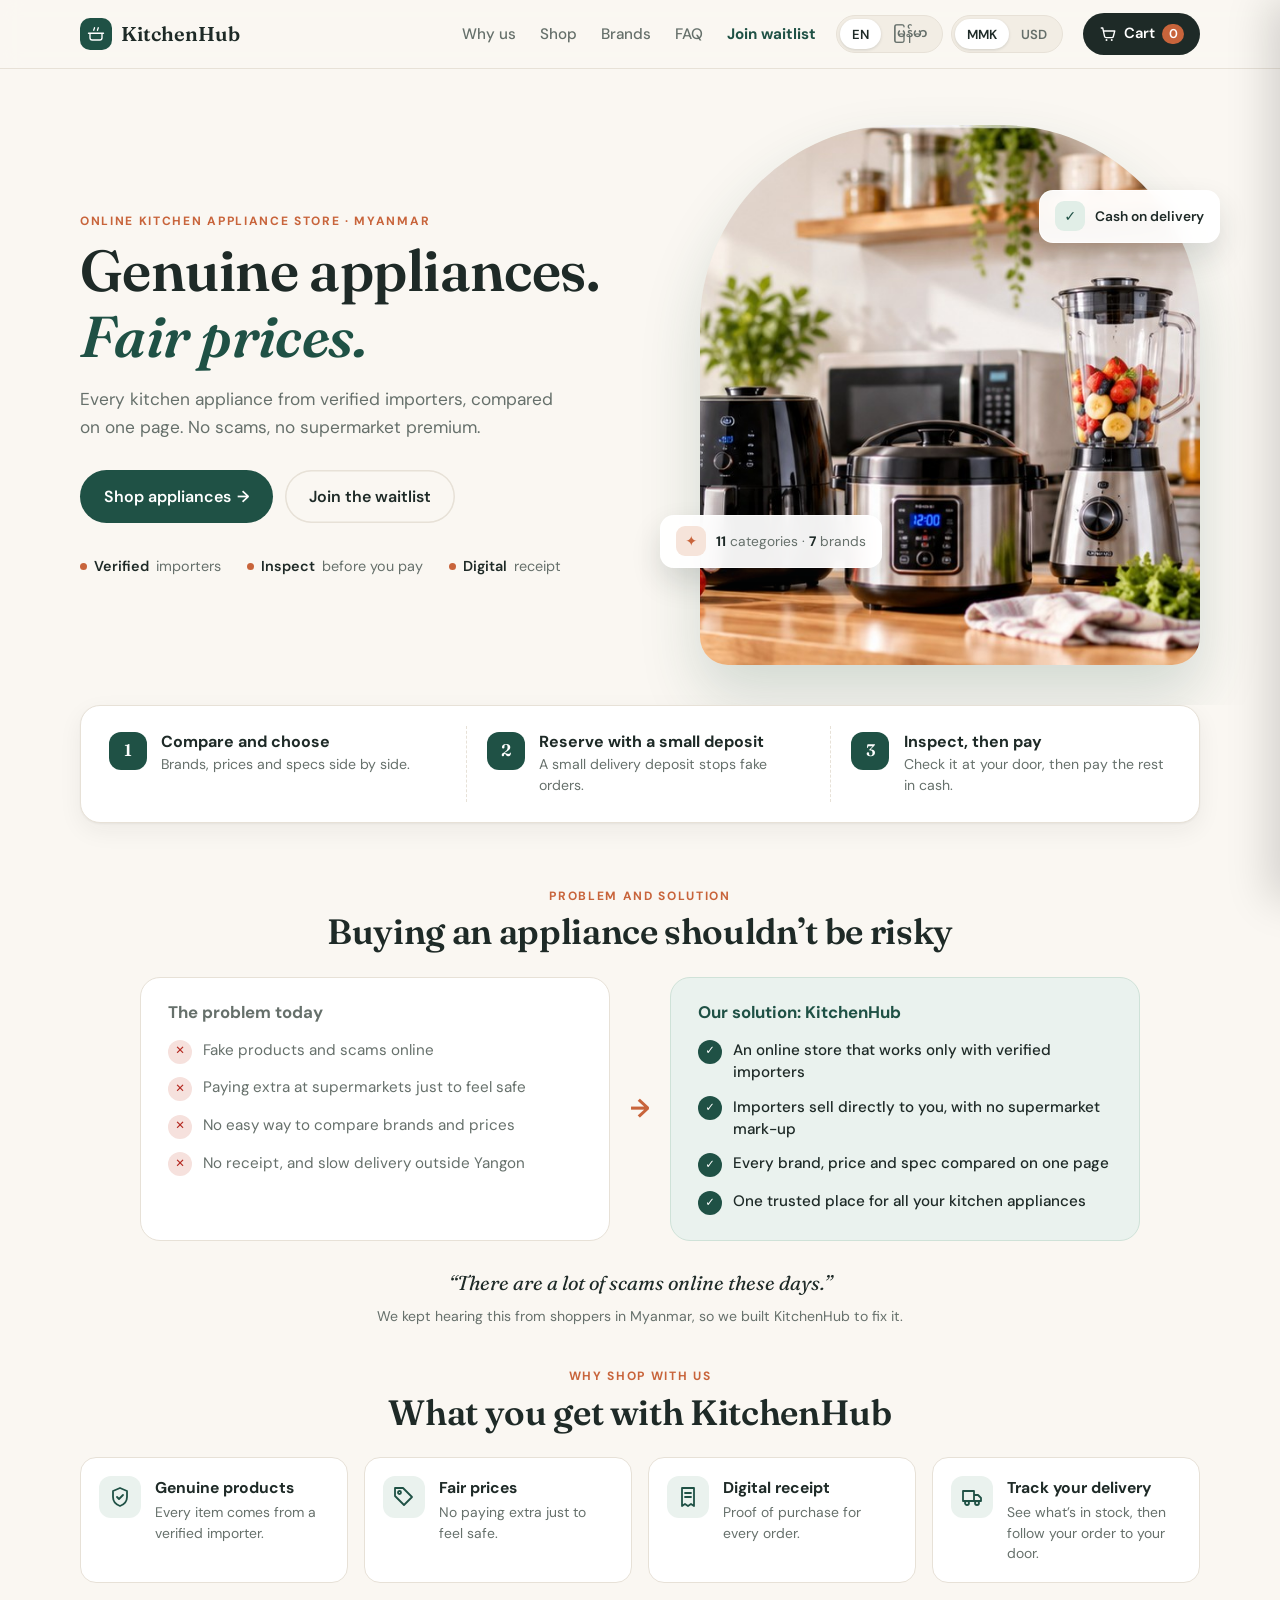
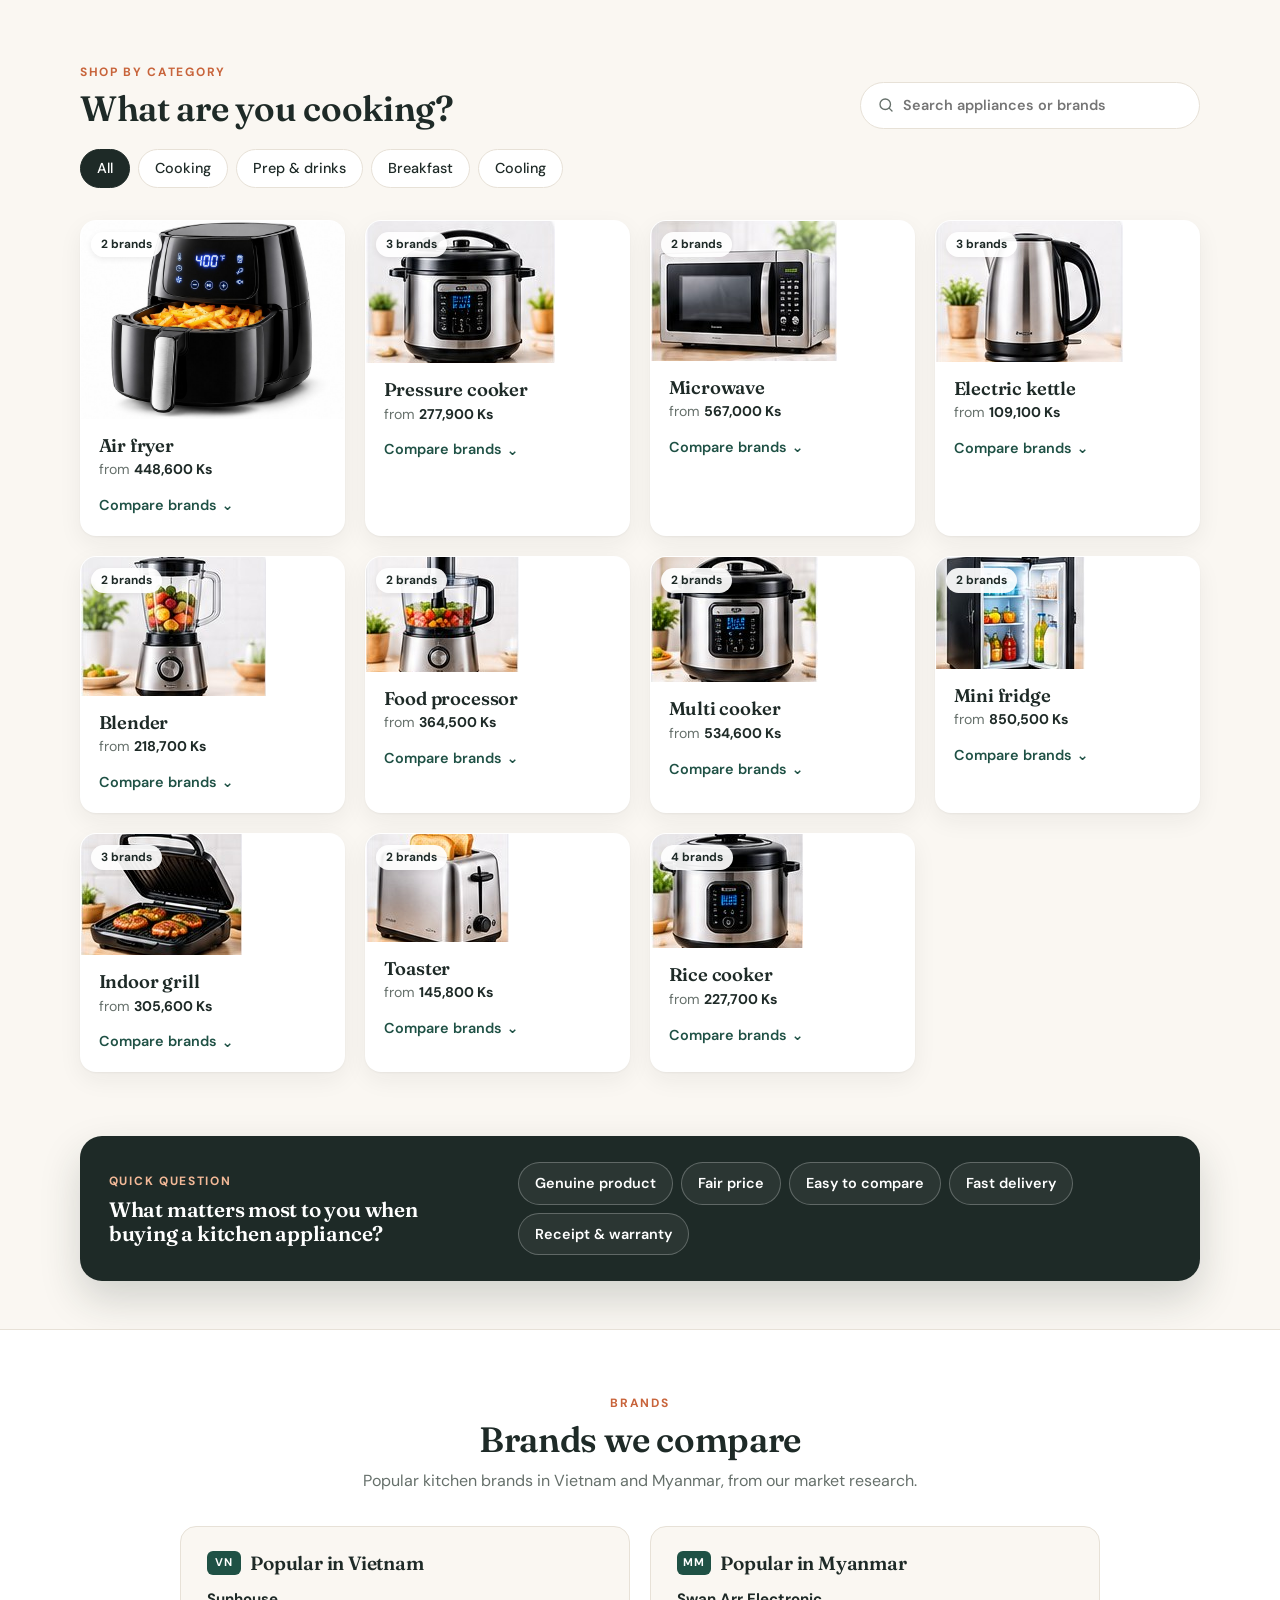
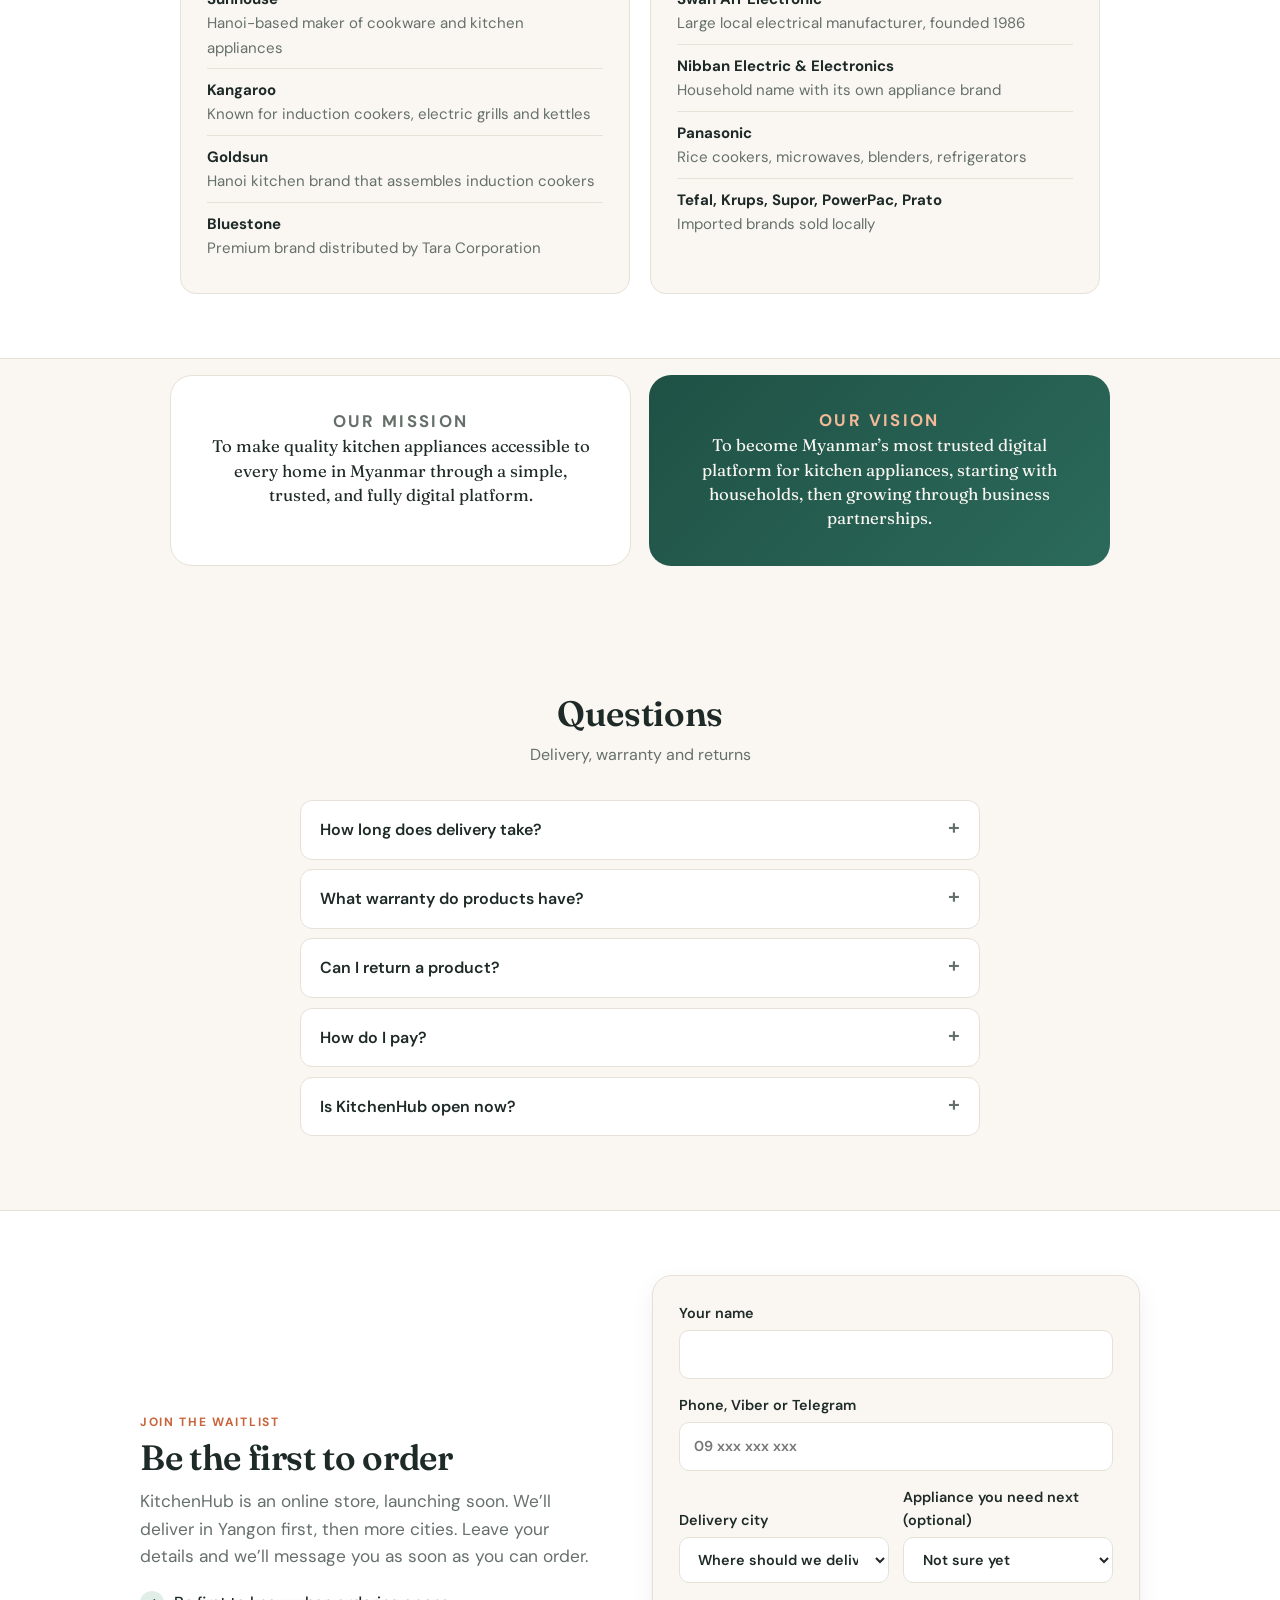
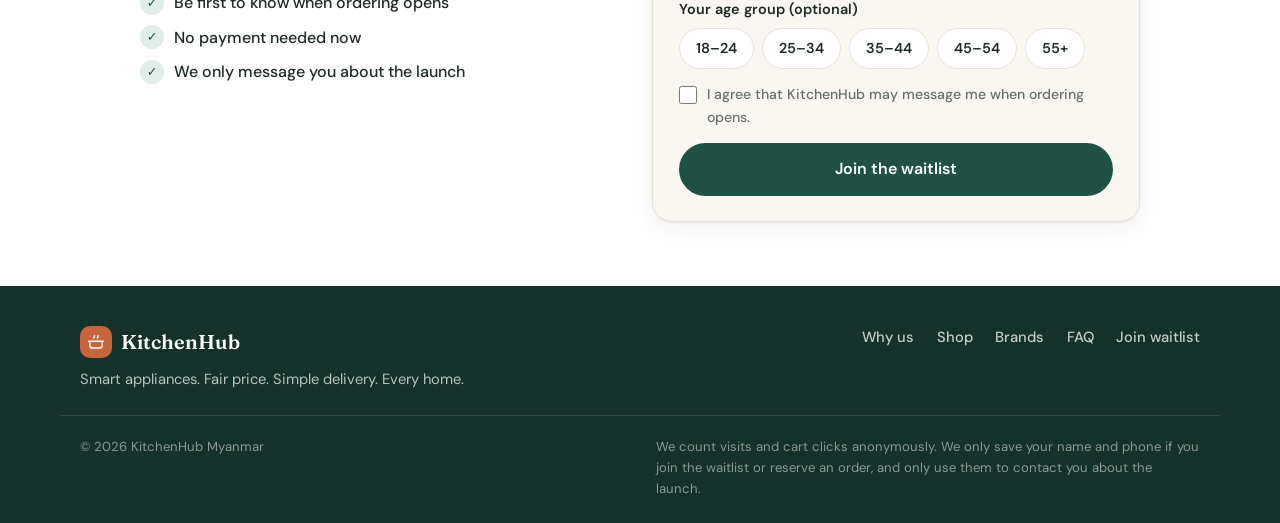
<file: index.html>
<!DOCTYPE html>
<html lang="en">
<head>
<meta charset="utf-8">
<meta name="viewport" content="width=device-width, initial-scale=1">
<title>KitchenHub Myanmar</title>
<link rel="preconnect" href="https://fonts.googleapis.com">
<link rel="preconnect" href="https://fonts.gstatic.com" crossorigin>
<link href="https://fonts.googleapis.com/css2?family=Fraunces:ital,opsz,wght@0,9..144,500;0,9..144,600;1,9..144,500&family=DM+Sans:wght@400;500;600;700&family=Noto+Sans+Myanmar:wght@400;500;600;700&display=swap" rel="stylesheet">
<link rel="stylesheet" href="css/styles.css">
</head>
<body>

<header>
  <div class="wrap bar">
    <a class="logo" href="#top"><span class="mark" aria-hidden="true"><svg viewBox="0 0 24 24" width="18" height="18"><path d="M4 11h16v6a3 3 0 0 1-3 3H7a3 3 0 0 1-3-3v-6Z M2 11h20 M9 7c0-1.5 1-2 1-3.5 M14 7c0-1.5 1-2 1-3.5" fill="none" stroke="currentColor" stroke-width="1.8" stroke-linecap="round" stroke-linejoin="round"/></svg></span>KitchenHub</a>
    <nav id="mainnav"><a href="#why" data-i="nav.why">Why us</a><a href="#products" data-i="nav.shop">Shop</a><a href="#brands" data-i="nav.brands">Brands</a><a href="#faq" data-i="nav.faq">FAQ</a><a href="#join" class="navjoin" data-i="nav.join">Join waitlist</a></nav>
    <div class="toggles">
      <div class="lang" role="group" aria-label="Language / ဘာသာစကား">
        <button type="button" data-lang="en" aria-pressed="true">EN</button><button type="button" data-lang="my" aria-pressed="false" lang="my">မြန်မာ</button>
      </div>
      <div class="lang cur" role="group" aria-label="Currency / ငွေကြေး">
        <button type="button" data-cur="MMK" aria-pressed="true">MMK</button><button type="button" data-cur="USD" aria-pressed="false">USD</button>
      </div>
    </div>
    <button class="cartbtn" id="openCart" data-i-aria="cart.open"><svg viewBox="0 0 24 24" width="18" height="18" aria-hidden="true"><path d="M3 4h2l2.4 11.2a2 2 0 0 0 2 1.6h7.7a2 2 0 0 0 2-1.5L21 8H6" fill="none" stroke="currentColor" stroke-width="1.8" stroke-linecap="round" stroke-linejoin="round"/><circle cx="10" cy="20" r="1.3" fill="currentColor"/><circle cx="17" cy="20" r="1.3" fill="currentColor"/></svg><span class="cartlabel" data-i="cart">Cart</span><span id="count">0</span></button>
    <button class="menubtn" id="menuBtn" type="button" aria-expanded="false" aria-controls="mobileMenu" data-i-aria="nav.menu"><svg viewBox="0 0 24 24" width="24" height="24" aria-hidden="true" fill="none" stroke="currentColor" stroke-width="1.8" stroke-linecap="round" stroke-linejoin="round"><path d="M4 7h16M4 12h16M4 17h16"/></svg></button>
  </div>
  <div class="mobile-menu" id="mobileMenu" hidden>
    <nav class="mm-links"><a href="#why" data-i="nav.why"></a><a href="#benefits" data-i="nav.benefits"></a><a href="#products" data-i="nav.shop"></a><a href="#brands" data-i="nav.brands"></a><a href="#faq" data-i="nav.faq"></a><a href="#join" class="navjoin" data-i="nav.join"></a></nav>
    <div class="mm-toggles">
      <div class="lang" role="group" aria-label="Language / ဘာသာစကား"><button type="button" data-lang="en" aria-pressed="true">EN</button><button type="button" data-lang="my" aria-pressed="false" lang="my">မြန်မာ</button></div>
      <div class="lang cur" role="group" aria-label="Currency / ငွေကြေး"><button type="button" data-cur="MMK" aria-pressed="true">MMK</button><button type="button" data-cur="USD" aria-pressed="false">USD</button></div>
    </div>
  </div>
</header>

<main id="top">
  <section class="hero">
    <div class="wrap hero-grid">
      <div class="hero-text">
        <p class="eyebrow" data-i="hero.eyebrow"></p>
        <h1 data-i="hero.title"></h1>
        <p class="lead" data-i="hero.lead"></p>
        <div class="hero-cta"><a class="btn" href="#products"><span data-i="hero.shop"></span><span aria-hidden="true">→</span></a><a class="btn ghost" href="#join" data-i="hero.join"></a></div>
        <ul class="perks">
          <li data-i="perk.1"></li>
          <li data-i="perk.2"></li>
          <li data-i="perk.3"></li>
        </ul>
      </div>
      <div class="hero-visual">
        <div class="hero-blob" aria-hidden="true"></div>
        <div class="hero-pic"><img src="images/hero.jpg" alt=""></div>
        <div class="float f1"><span class="fdot" aria-hidden="true">✦</span><span id="hero-stat"></span></div>
        <div class="float f2"><span class="fdot green" aria-hidden="true">✓</span><span data-i="hero.pay"></span></div>
      </div>
    </div>
  </section>

  <section class="how" aria-labelledby="how-title">
    <div class="wrap">
      <div class="steps">
        <div class="step"><span class="snum">1</span><div><h3 data-i="how.1.t"></h3><p data-i="how.1.d"></p></div></div>
        <div class="step"><span class="snum">2</span><div><h3 data-i="how.2.t"></h3><p data-i="how.2.d"></p></div></div>
        <div class="step"><span class="snum">3</span><div><h3 data-i="how.3.t"></h3><p data-i="how.3.d"></p></div></div>
      </div>
      <h2 id="how-title" class="sr-only" data-i="how.title"></h2>
    </div>
  </section>



  <section id="why" class="why">
    <div class="wrap">
      <div class="why-head"><p class="eyebrow" data-i="why.eyebrow"></p><h2 data-i="why.title"></h2></div>
      <div class="compare">
        <div class="cmp-col cmp-before">
          <h3 data-i="prob.title"></h3>
          <ul>
            <li><span class="mark-x" aria-hidden="true">✕</span><span data-i="prob.1"></span></li>
            <li><span class="mark-x" aria-hidden="true">✕</span><span data-i="prob.2"></span></li>
            <li><span class="mark-x" aria-hidden="true">✕</span><span data-i="prob.3"></span></li>
            <li><span class="mark-x" aria-hidden="true">✕</span><span data-i="prob.4"></span></li>
          </ul>
        </div>
        <div class="cmp-arrow" aria-hidden="true">→</div>
        <div class="cmp-col cmp-after">
          <h3 data-i="sol.title"></h3>
          <ul>
            <li><span class="mark-v" aria-hidden="true">✓</span><span data-i="sol.1"></span></li>
            <li><span class="mark-v" aria-hidden="true">✓</span><span data-i="sol.2"></span></li>
            <li><span class="mark-v" aria-hidden="true">✓</span><span data-i="sol.3"></span></li>
            <li><span class="mark-v" aria-hidden="true">✓</span><span data-i="sol.4"></span></li>
          </ul>
        </div>
      </div>
      <figure class="why-quote"><blockquote data-i="why.quote"></blockquote><figcaption data-i="why.quote.by"></figcaption></figure>
    </div>
  </section>

  <section id="benefits" class="benefits-sec">
    <div class="wrap">
      <div class="why-head"><p class="eyebrow" data-i="ben.eyebrow"></p><h2 data-i="ben.title"></h2></div>
      <div class="benefits">
        <div class="benefit"><span class="bicon"><svg viewBox="0 0 24 24" width="24" height="24" aria-hidden="true" fill="none" stroke="currentColor" stroke-width="1.8" stroke-linecap="round" stroke-linejoin="round"><path d="M12 3l7 3v6c0 4.5-3 7.5-7 9-4-1.5-7-4.5-7-9V6l7-3z"/><path d="M9 12l2 2 4-4"/></svg></span><div><h3 data-i="ben.1.t"></h3><p data-i="ben.1.d"></p></div></div>
        <div class="benefit"><span class="bicon"><svg viewBox="0 0 24 24" width="24" height="24" aria-hidden="true" fill="none" stroke="currentColor" stroke-width="1.8" stroke-linecap="round" stroke-linejoin="round"><path d="M20 12l-8 8-9-9V3h8l9 9z"/><circle cx="7.5" cy="7.5" r="1.5"/></svg></span><div><h3 data-i="ben.2.t"></h3><p data-i="ben.2.d"></p></div></div>
        <div class="benefit"><span class="bicon"><svg viewBox="0 0 24 24" width="24" height="24" aria-hidden="true" fill="none" stroke="currentColor" stroke-width="1.8" stroke-linecap="round" stroke-linejoin="round"><path d="M6 3h12v18l-3-2-3 2-3-2-3 2V3z"/><path d="M9 8h6M9 12h6"/></svg></span><div><h3 data-i="ben.3.t"></h3><p data-i="ben.3.d"></p></div></div>
        <div class="benefit"><span class="bicon"><svg viewBox="0 0 24 24" width="24" height="24" aria-hidden="true" fill="none" stroke="currentColor" stroke-width="1.8" stroke-linecap="round" stroke-linejoin="round"><path d="M3 6h11v10H3zM14 10h4l3 3v3h-7"/><circle cx="7" cy="18" r="2"/><circle cx="17" cy="18" r="2"/></svg></span><div><h3 data-i="ben.4.t"></h3><p data-i="ben.4.d"></p></div></div>
      </div>
    </div>
  </section>

  <section id="products">
    <div class="wrap">
      <div class="shop-head">
        <div><p class="eyebrow" data-i="shop.eyebrow"></p><h2 data-i="shop.title"></h2></div>
        <label class="search"><svg viewBox="0 0 24 24" width="18" height="18" aria-hidden="true"><circle cx="11" cy="11" r="7" fill="none" stroke="currentColor" stroke-width="1.8"/><path d="m20 20-3.5-3.5" stroke="currentColor" stroke-width="1.8" stroke-linecap="round"/></svg><input id="q" type="search" data-i-ph="search.ph" data-i-aria="search.ph"></label>
      </div>
      <div class="chips" id="chips" data-i-aria="chips.aria"></div>
      <div class="grid" id="category-grid"></div>
      <p id="none" data-i="none"></p>
    </div>
  </section>



  <section class="poll-wrap" aria-labelledby="poll-title">
    <div class="wrap">
      <div class="poll" id="poll">
        <div class="poll-text"><p class="eyebrow" data-i="poll.eyebrow"></p><h3 id="poll-title" data-i="poll.q"></h3></div>
        <div class="poll-opts" id="poll-opts"></div>
        <p class="poll-thanks" id="poll-thanks" role="status" hidden data-i="poll.thanks"></p>
      </div>
    </div>
  </section>

  <section id="brands">
    <div class="wrap">
      <p class="eyebrow center" data-i="brands.eyebrow"></p>
      <h2 data-i="brands.title"></h2>
      <p class="sub" data-i="brands.sub"></p>
      <div class="brands">
        <div class="bcol"><h3><span class="flag" aria-hidden="true">VN</span><span data-i="brands.vn"></span></h3><ul>
          <li><b>Sunhouse</b><span data-i="b.sunhouse"></span></li>
          <li><b>Kangaroo</b><span data-i="b.kangaroo"></span></li>
          <li><b>Goldsun</b><span data-i="b.goldsun"></span></li>
          <li><b>Bluestone</b><span data-i="b.bluestone"></span></li></ul></div>
        <div class="bcol"><h3><span class="flag" aria-hidden="true">MM</span><span data-i="brands.mm"></span></h3><ul>
          <li><b>Swan Arr Electronic</b><span data-i="b.swanarr"></span></li>
          <li><b>Nibban Electric &amp; Electronics</b><span data-i="b.nibban"></span></li>
          <li><b>Panasonic</b><span data-i="b.panasonic"></span></li>
          <li><b>Tefal, Krups, Supor, PowerPac, Prato</b><span data-i="b.imported"></span></li></ul></div>
      </div>
    </div>
  </section>

  <section class="about" id="about">
    <div class="wrap mission">
      <div class="mcard light"><p class="eyebrow" data-i="mission.eyebrow"></p><p class="mbig" data-i="mission.text"></p></div>
      <div class="mcard dark"><p class="eyebrow" data-i="vision.eyebrow"></p><p class="mbig" data-i="vision.text"></p></div>
    </div>
  </section>

  <section id="faq">
    <div class="wrap faq">
      <h2 data-i="faq.title"></h2>
      <p class="sub" data-i="faq.sub"></p>
      <details><summary data-i="faq.1.q"></summary><p data-i="faq.1.a"></p></details>
      <details><summary data-i="faq.2.q"></summary><p data-i="faq.2.a"></p></details>
      <details><summary data-i="faq.3.q"></summary><p data-i="faq.3.a"></p></details>
      <details><summary data-i="faq.4.q"></summary><p data-i="faq.4.a"></p></details>
      <details><summary data-i="faq.5.q"></summary><p data-i="faq.5.a"></p></details>
    </div>
  </section>

  <section id="join" class="join">
    <div class="wrap join-grid">
      <div class="join-text">
        <p class="eyebrow" data-i="join.eyebrow"></p>
        <h2 data-i="join.title"></h2>
        <p class="lead" data-i="join.lead"></p>
        <ul class="join-points"><li data-i="join.p1"></li><li data-i="join.p2"></li><li data-i="join.p3"></li></ul>
      </div>
      <form id="wl" class="join-form" novalidate>
        <label><span data-i="f.name"></span><input name="name" required maxlength="80" autocomplete="name"></label>
        <label><span data-i="f.phone"></span><input name="phone" required maxlength="40" type="tel" autocomplete="tel" data-i-ph="f.phone.ph"></label>
        <div class="two">
          <label><span data-i="f.city"></span><select name="city" required class="city-select"></select></label>
          <label><span data-i="f.want"></span><select name="want" class="want-select"></select></label>
        </div>
        <fieldset class="ages">
          <legend data-i="f.age"></legend>
          <div class="age-opts">
            <label><input type="radio" name="age" value="18-24"><span>18–24</span></label>
            <label><input type="radio" name="age" value="25-34"><span>25–34</span></label>
            <label><input type="radio" name="age" value="35-44"><span>35–44</span></label>
            <label><input type="radio" name="age" value="45-54"><span>45–54</span></label>
            <label><input type="radio" name="age" value="55+"><span>55+</span></label>
          </div>
        </fieldset>
        <label class="consent"><input type="checkbox" name="consent" required><span data-i="f.consent"></span></label>
        <button class="btn full" type="submit" data-i="join.btn"></button>
        <p class="form-err" role="alert" hidden data-i="f.err"></p>
        <div class="join-ok" role="status" hidden><span class="done-check" aria-hidden="true">✓</span><div><b data-i="join.ok.t"></b><p data-i="join.ok.d"></p></div></div>
      </form>
    </div>
  </section>
</main>

<footer>
  <div class="wrap foot">
    <div><a class="logo light" href="#top"><span class="mark" aria-hidden="true"><svg viewBox="0 0 24 24" width="18" height="18"><path d="M4 11h16v6a3 3 0 0 1-3 3H7a3 3 0 0 1-3-3v-6Z M2 11h20 M9 7c0-1.5 1-2 1-3.5 M14 7c0-1.5 1-2 1-3.5" fill="none" stroke="currentColor" stroke-width="1.8" stroke-linecap="round" stroke-linejoin="round"/></svg></span>KitchenHub</a><p data-i="footer.tag"></p></div>
    <nav class="fnav"><a href="#why" data-i="nav.why"></a><a href="#products" data-i="nav.shop"></a><a href="#brands" data-i="nav.brands"></a><a href="#faq" data-i="nav.faq"></a><a href="#join" data-i="nav.join"></a></nav>
  </div>
  <div class="wrap copy"><span data-i="footer.copy"></span><span class="privacy" data-i="footer.privacy"></span></div>
</footer>

<div id="toast" class="toast" role="status" aria-live="polite"></div>
<div id="modal" role="dialog" aria-modal="true" aria-label="Product details"><div class="mbox" id="mbox"></div></div>
<div id="overlay"></div>
<aside id="drawer" aria-label="Shopping cart">
  <div class="dhead"><h2 id="dtitle"></h2><button class="x" id="closeCart" data-i-aria="d.close">×</button></div>
  <div id="vCart" style="display:flex;flex-direction:column;flex:1;min-height:0">
    <div class="dbody" id="items"></div>
    <div class="dfoot" id="cfoot">
      <div class="total"><span data-i="d.total"></span><span id="total">$0.00</span></div>
      <button class="btn full" id="toCheckout" data-i="d.checkout"></button>
    </div>
  </div>
  <div id="vCheckout" style="display:none;flex-direction:column;flex:1;min-height:0">
    <form class="dbody" id="co" novalidate>
      <p class="co-intro" data-i="co.intro"></p>
      <label><span data-i="f.name"></span><input name="name" required maxlength="80" autocomplete="name"></label>
      <label><span data-i="f.phone"></span><input name="phone" type="tel" required maxlength="40" autocomplete="tel" data-i-ph="f.phone.ph"></label>
      <label><span data-i="f.city"></span><select name="city" required class="city-select"></select></label>
      <label class="consent"><input type="checkbox" name="consent" required><span data-i="f.consent"></span></label>
      <div class="total"><span data-i="d.total"></span><span id="total2">$0.00</span></div>
      <button class="btn full" type="submit" data-i="co.place"></button>
      <p class="form-err" role="alert" hidden data-i="f.err"></p>
      <button class="btn outline full" type="button" id="back" data-i="co.back"></button>
      <p class="note" data-i="co.note"></p>
    </form>
  </div>
  <div id="vDone" class="dbody" style="display:none;flex-direction:column;align-items:center;text-align:center">
    <div class="done-check" aria-hidden="true">✓</div>
    <h2 data-i="done.title"></h2>
    <p data-i="done.text"></p>
    <b id="ordno" hidden></b>
    <button class="btn full" id="keep" data-i="done.keep"></button>
  </div>
</aside>

<script src="js/products.js"></script>
<script src="js/i18n.js"></script>
<script src="js/tracking.js"></script>
<script src="js/signup.js"></script>
<script src="js/app.js"></script>
</body>
</html>
</file>
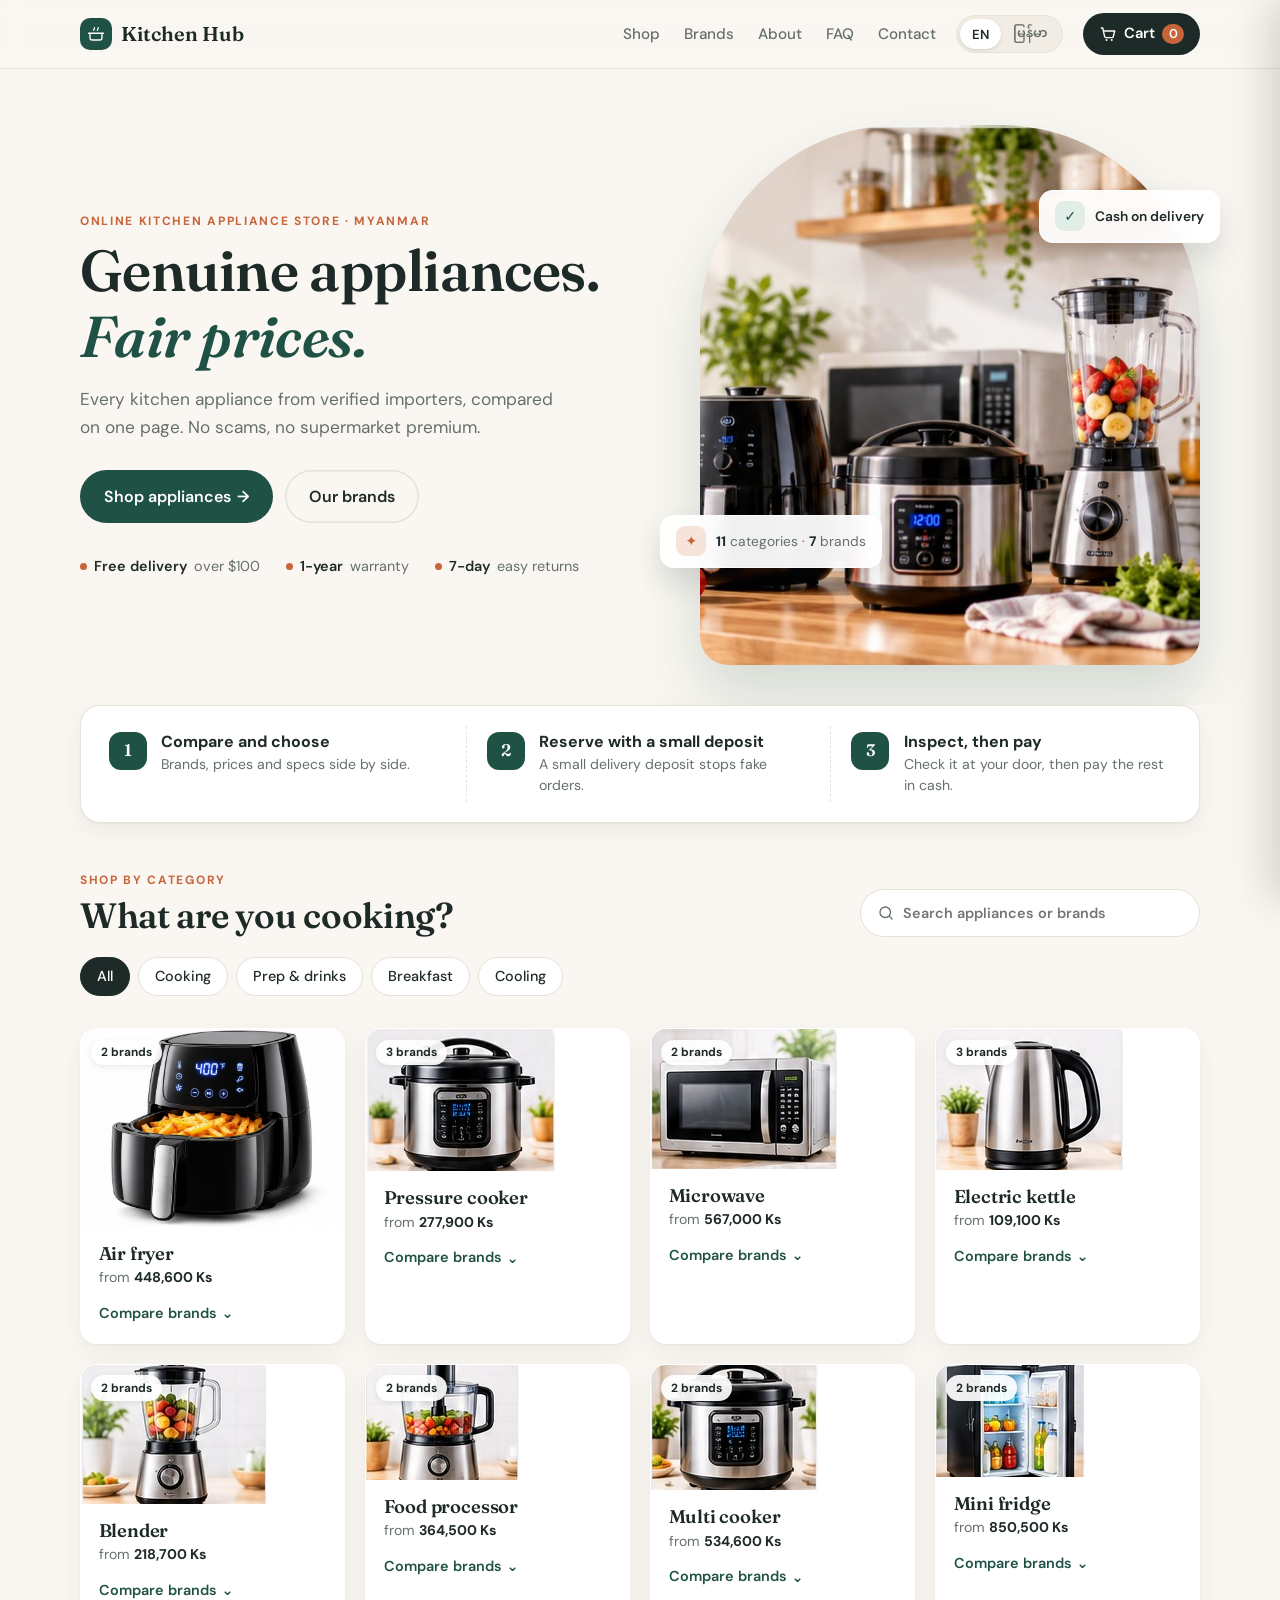
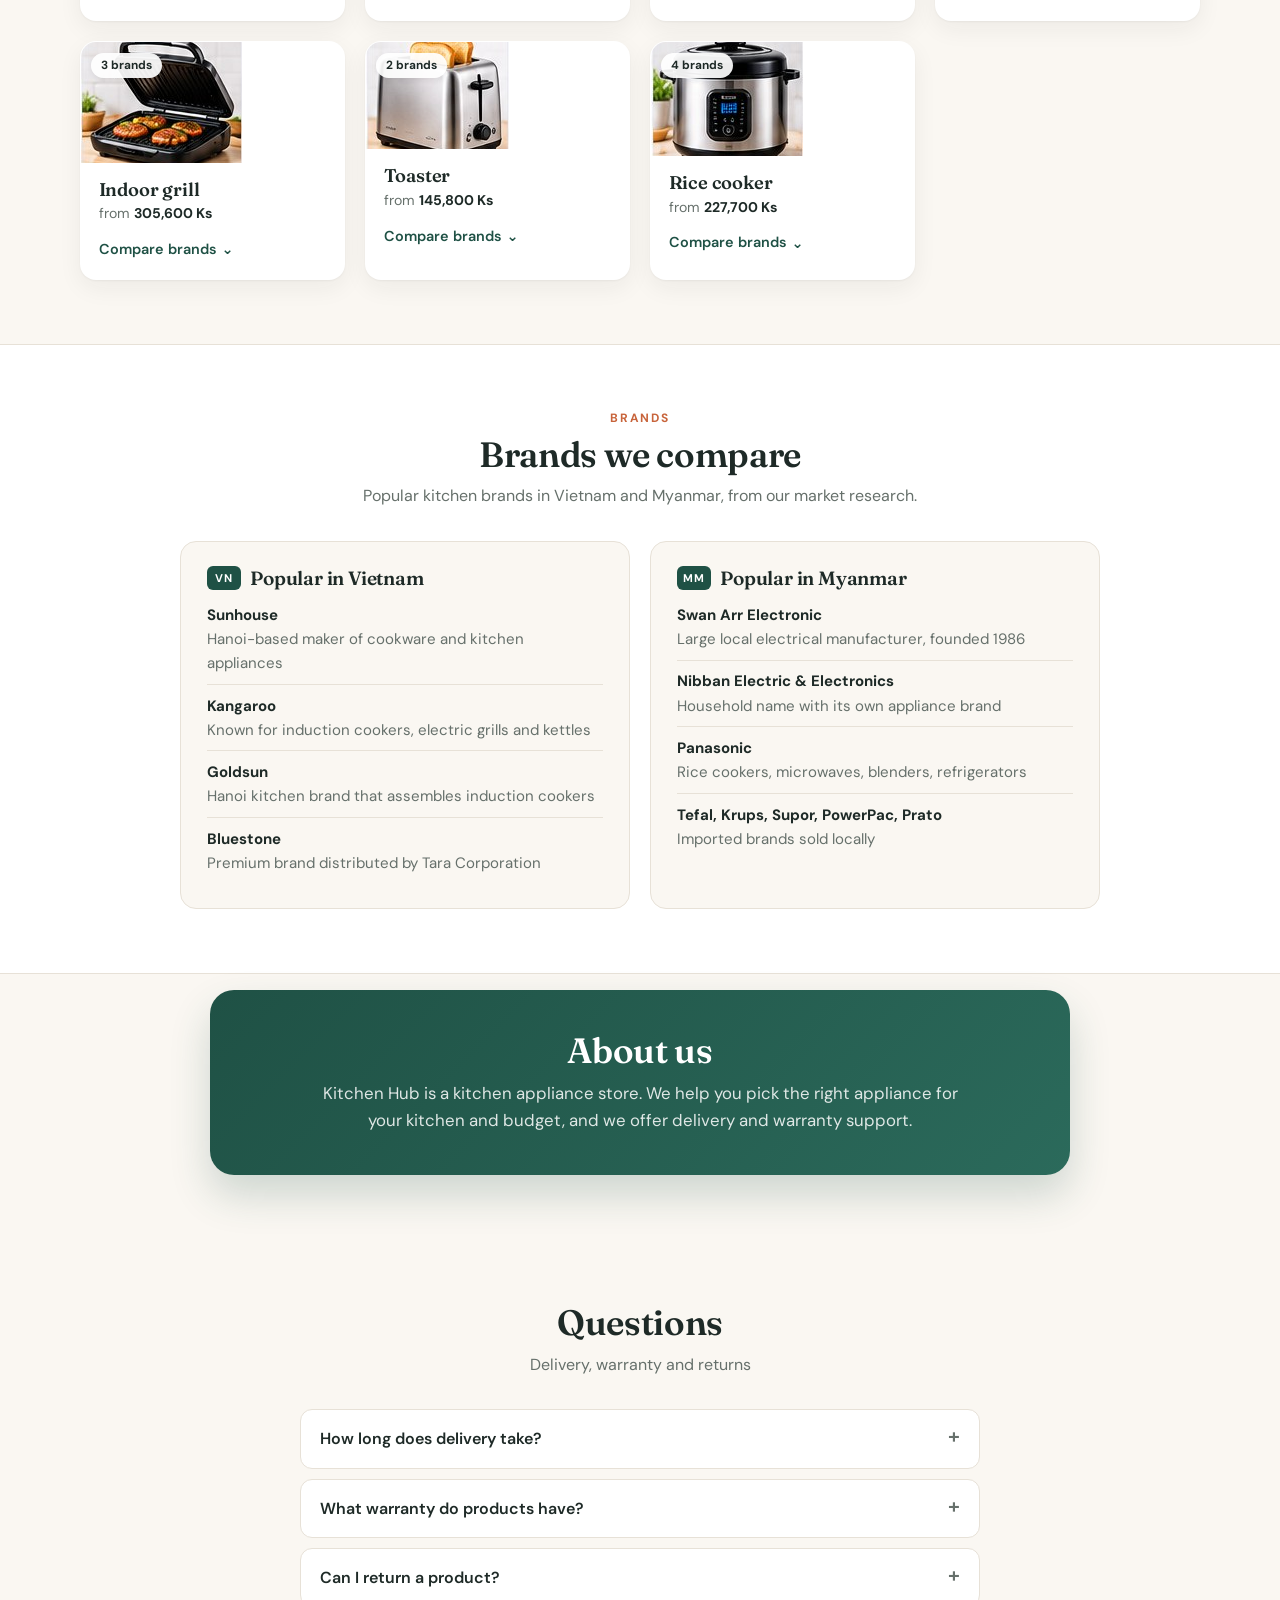
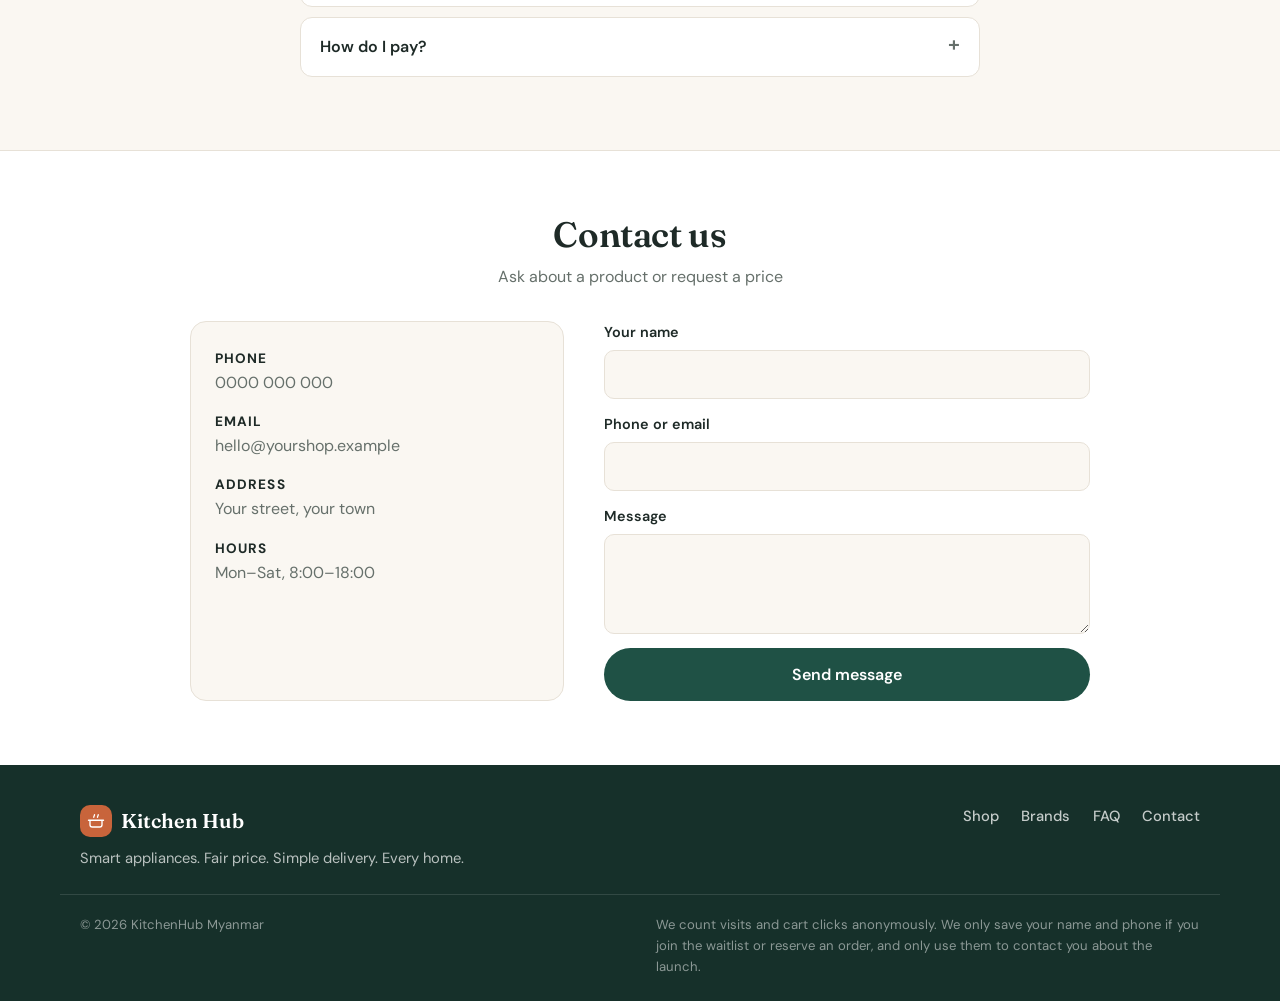
<file: index (1).html>
<!DOCTYPE html>
<html lang="en">
<head>
<meta charset="utf-8">
<meta name="viewport" content="width=device-width, initial-scale=1">
<title>Kitchen Hub Appliances</title>
<link rel="preconnect" href="https://fonts.googleapis.com">
<link rel="preconnect" href="https://fonts.gstatic.com" crossorigin>
<link href="https://fonts.googleapis.com/css2?family=Fraunces:ital,opsz,wght@0,9..144,500;0,9..144,600;1,9..144,500&family=DM+Sans:wght@400;500;600;700&family=Noto+Sans+Myanmar:wght@400;500;600;700&display=swap" rel="stylesheet">
<link rel="stylesheet" href="css/styles.css">
</head>
<body>

<header>
  <div class="wrap bar">
    <a class="logo" href="#top"><span class="mark" aria-hidden="true"><svg viewBox="0 0 24 24" width="18" height="18"><path d="M4 11h16v6a3 3 0 0 1-3 3H7a3 3 0 0 1-3-3v-6Z M2 11h20 M9 7c0-1.5 1-2 1-3.5 M14 7c0-1.5 1-2 1-3.5" fill="none" stroke="currentColor" stroke-width="1.8" stroke-linecap="round" stroke-linejoin="round"/></svg></span>Kitchen Hub</a>
    <nav><a href="#products" data-i="nav.shop">Shop</a><a href="#brands" data-i="nav.brands">Brands</a><a href="#about" data-i="nav.about">About</a><a href="#faq" data-i="nav.faq">FAQ</a><a href="#contact" data-i="nav.contact">Contact</a></nav>
    <div class="lang" role="group" aria-label="Language / ဘာသာစကား">
      <button type="button" data-lang="en" aria-pressed="true">EN</button><button type="button" data-lang="my" aria-pressed="false" lang="my">မြန်မာ</button>
    </div>
    <button class="cartbtn" id="openCart" data-i-aria="cart.open"><svg viewBox="0 0 24 24" width="18" height="18" aria-hidden="true"><path d="M3 4h2l2.4 11.2a2 2 0 0 0 2 1.6h7.7a2 2 0 0 0 2-1.5L21 8H6" fill="none" stroke="currentColor" stroke-width="1.8" stroke-linecap="round" stroke-linejoin="round"/><circle cx="10" cy="20" r="1.3" fill="currentColor"/><circle cx="17" cy="20" r="1.3" fill="currentColor"/></svg><span class="cartlabel" data-i="cart">Cart</span><span id="count">0</span></button>
  </div>
</header>

<main id="top">
  <section class="hero">
    <div class="wrap hero-grid">
      <div class="hero-text">
        <p class="eyebrow" data-i="hero.eyebrow"></p>
        <h1 data-i="hero.title"></h1>
        <p class="lead" data-i="hero.lead"></p>
        <div class="hero-cta"><a class="btn" href="#products"><span data-i="hero.shop"></span><span aria-hidden="true">→</span></a><a class="btn ghost" href="#brands" data-i="hero.brands"></a></div>
        <ul class="perks">
          <li data-i="perk.delivery"></li>
          <li data-i="perk.warranty"></li>
          <li data-i="perk.returns"></li>
        </ul>
      </div>
      <div class="hero-visual">
        <div class="hero-blob" aria-hidden="true"></div>
        <div class="hero-pic"><img src="images/hero.jpg" alt=""></div>
        <div class="float f1"><span class="fdot" aria-hidden="true">✦</span><span id="hero-stat"></span></div>
        <div class="float f2"><span class="fdot green" aria-hidden="true">✓</span><span data-i="hero.pay"></span></div>
      </div>
    </div>
  </section>

  <section class="how" aria-labelledby="how-title">
    <div class="wrap">
      <div class="steps">
        <div class="step"><span class="snum">1</span><div><h3 data-i="how.1.t"></h3><p data-i="how.1.d"></p></div></div>
        <div class="step"><span class="snum">2</span><div><h3 data-i="how.2.t"></h3><p data-i="how.2.d"></p></div></div>
        <div class="step"><span class="snum">3</span><div><h3 data-i="how.3.t"></h3><p data-i="how.3.d"></p></div></div>
      </div>
      <h2 id="how-title" class="sr-only" data-i="how.title"></h2>
    </div>
  </section>

  <section id="products">
    <div class="wrap">
      <div class="shop-head">
        <div><p class="eyebrow" data-i="shop.eyebrow"></p><h2 data-i="shop.title"></h2></div>
        <label class="search"><svg viewBox="0 0 24 24" width="18" height="18" aria-hidden="true"><circle cx="11" cy="11" r="7" fill="none" stroke="currentColor" stroke-width="1.8"/><path d="m20 20-3.5-3.5" stroke="currentColor" stroke-width="1.8" stroke-linecap="round"/></svg><input id="q" type="search" data-i-ph="search.ph" data-i-aria="search.ph"></label>
      </div>
      <div class="chips" id="chips" data-i-aria="chips.aria"></div>
      <div class="grid" id="category-grid"></div>
      <p id="none" data-i="none"></p>
    </div>
  </section>

  <section id="brands">
    <div class="wrap">
      <p class="eyebrow center" data-i="brands.eyebrow"></p>
      <h2 data-i="brands.title"></h2>
      <p class="sub" data-i="brands.sub"></p>
      <div class="brands">
        <div class="bcol"><h3><span class="flag" aria-hidden="true">VN</span><span data-i="brands.vn"></span></h3><ul>
          <li><b>Sunhouse</b><span data-i="b.sunhouse"></span></li>
          <li><b>Kangaroo</b><span data-i="b.kangaroo"></span></li>
          <li><b>Goldsun</b><span data-i="b.goldsun"></span></li>
          <li><b>Bluestone</b><span data-i="b.bluestone"></span></li></ul></div>
        <div class="bcol"><h3><span class="flag" aria-hidden="true">MM</span><span data-i="brands.mm"></span></h3><ul>
          <li><b>Swan Arr Electronic</b><span data-i="b.swanarr"></span></li>
          <li><b>Nibban Electric &amp; Electronics</b><span data-i="b.nibban"></span></li>
          <li><b>Panasonic</b><span data-i="b.panasonic"></span></li>
          <li><b>Tefal, Krups, Supor, PowerPac, Prato</b><span data-i="b.imported"></span></li></ul></div>
      </div>
    </div>
  </section>

  <section class="about" id="about">
    <div class="wrap about-card">
      <h2 data-i="about.title"></h2>
      <p data-i="about.text"></p>
    </div>
  </section>

  <section id="faq">
    <div class="wrap faq">
      <h2 data-i="faq.title"></h2>
      <p class="sub" data-i="faq.sub"></p>
      <details><summary data-i="faq.1.q"></summary><p data-i="faq.1.a"></p></details>
      <details><summary data-i="faq.2.q"></summary><p data-i="faq.2.a"></p></details>
      <details><summary data-i="faq.3.q"></summary><p data-i="faq.3.a"></p></details>
      <details><summary data-i="faq.4.q"></summary><p data-i="faq.4.a"></p></details>
    </div>
  </section>

  <section id="contact">
    <div class="wrap">
      <h2 data-i="contact.title"></h2>
      <p class="sub" data-i="contact.sub"></p>
      <div class="contact">
        <div class="cinfo">
          <p><strong data-i="c.phone"></strong>0000 000 000</p>
          <p><strong data-i="c.email"></strong>hello@yourshop.example</p>
          <p><strong data-i="c.address"></strong><span data-i="c.addressV"></span></p>
          <p><strong data-i="c.hours"></strong><span data-i="c.hoursV"></span></p>
        </div>
        <form id="f">
          <label><span data-i="f.name"></span><input required autocomplete="name"></label>
          <label><span data-i="f.contact"></span><input required></label>
          <label><span data-i="f.msg"></span><textarea></textarea></label>
          <button class="btn" type="submit" data-i="f.send"></button>
          <span class="okmsg" id="ok" role="status" data-i="f.ok"></span>
        </form>
      </div>
    </div>
  </section>
</main>

<footer>
  <div class="wrap foot">
    <div><a class="logo light" href="#top"><span class="mark" aria-hidden="true"><svg viewBox="0 0 24 24" width="18" height="18"><path d="M4 11h16v6a3 3 0 0 1-3 3H7a3 3 0 0 1-3-3v-6Z M2 11h20 M9 7c0-1.5 1-2 1-3.5 M14 7c0-1.5 1-2 1-3.5" fill="none" stroke="currentColor" stroke-width="1.8" stroke-linecap="round" stroke-linejoin="round"/></svg></span>Kitchen Hub</a><p data-i="footer.tag"></p></div>
    <nav class="fnav"><a href="#products" data-i="nav.shop"></a><a href="#brands" data-i="nav.brands"></a><a href="#faq" data-i="nav.faq"></a><a href="#contact" data-i="nav.contact"></a></nav>
  </div>
  <div class="wrap copy"><span data-i="footer.copy"></span><span class="privacy" data-i="footer.privacy"></span></div>
</footer>

<div id="toast" class="toast" role="status" aria-live="polite"></div>
<div id="modal" role="dialog" aria-modal="true" aria-label="Product details"><div class="mbox" id="mbox"></div></div>
<div id="overlay"></div>
<aside id="drawer" aria-label="Shopping cart">
  <div class="dhead"><h2 id="dtitle"></h2><button class="x" id="closeCart" data-i-aria="d.close">×</button></div>
  <div id="vCart" style="display:flex;flex-direction:column;flex:1;min-height:0">
    <div class="dbody" id="items"></div>
    <div class="dfoot" id="cfoot">
      <div class="total"><span data-i="d.total"></span><span id="total">$0.00</span></div>
      <button class="btn full" id="toCheckout" data-i="d.checkout"></button>
    </div>
  </div>
  <div id="vCheckout" style="display:none;flex-direction:column;flex:1;min-height:0">
    <form class="dbody" id="co">
      <label><span data-i="co.name"></span><input name="n" required autocomplete="name"></label>
      <label><span data-i="co.phone"></span><input name="p" type="tel" required autocomplete="tel"></label>
      <label><span data-i="co.address"></span><textarea name="a" required></textarea></label>
      <div class="total"><span data-i="d.total"></span><span id="total2">$0.00</span></div>
      <button class="btn full" type="submit" data-i="co.place"></button>
      <button class="btn outline full" type="button" id="back" data-i="co.back"></button>
      <p class="note" data-i="co.note"></p>
    </form>
  </div>
  <div id="vDone" class="dbody" style="display:none;text-align:center">
    <div class="done-check" aria-hidden="true">✓</div>
    <h2 data-i="done.title"></h2>
    <p><span data-i="done.text"></span> <b id="ordno"></b>.</p>
    <button class="btn full" id="keep" data-i="done.keep"></button>
  </div>
</aside>

<script src="js/products.js"></script>
<script src="js/i18n.js"></script>
<script src="js/tracking.js"></script>
<script src="js/app.js"></script>
</body>
</html>
</file>
<file: css/styles.css>
/* ============================================================
   COLOURS - change the look of the whole site here
   ============================================================ */
:root{
  --bg:#FAF7F2;        /* page background (warm cream) */
  --card:#FFFFFF;      /* cards */
  --soft:#F2EDE4;      /* photo tiles, soft areas */
  --ink:#1E2A27;       /* main text */
  --muted:#66706B;     /* secondary text */
  --line:#E7E1D7;      /* borders */
  --brand:#1F5145;     /* main colour (deep green) */
  --brand-dark:#163D34;
  --accent:#C8643B;    /* highlight colour (terracotta) */
  --ok:#2E7D5B;
  --radius:16px;
  --shadow:0 1px 2px rgba(30,42,39,.05),0 8px 24px rgba(30,42,39,.06);
}
*{box-sizing:border-box}
html{scroll-behavior:smooth;scroll-padding-top:80px}
body{margin:0;font-family:"DM Sans","Noto Sans Myanmar",system-ui,-apple-system,"Segoe UI",Arial,sans-serif;color:var(--ink);background:var(--bg);line-height:1.6;-webkit-font-smoothing:antialiased}
img{max-width:100%}
a{color:inherit}
:focus-visible{outline:3px solid var(--accent);outline-offset:3px;border-radius:6px}
.wrap{max-width:1160px;margin:0 auto;padding:0 1.25rem}
h1,h2,h3{font-family:"Fraunces","Noto Sans Myanmar",Georgia,serif;font-weight:600;letter-spacing:-.01em;line-height:1.15}
.eyebrow{margin:0 0 .4rem;font-size:.75rem;font-weight:700;letter-spacing:.14em;text-transform:uppercase;color:var(--accent)}
.eyebrow.center{text-align:center}

/* ----- Header ----- */
header{position:sticky;top:0;z-index:5;background:rgba(250,247,242,.88);backdrop-filter:saturate(1.4) blur(10px);-webkit-backdrop-filter:saturate(1.4) blur(10px);border-bottom:1px solid var(--line)}
.bar{display:flex;align-items:center;gap:1.25rem;height:68px}
.logo{flex:none;display:flex;align-items:center;gap:.55rem;font-family:"Fraunces",Georgia,serif;font-weight:600;font-size:1.25rem;text-decoration:none;color:var(--ink)}
.mark{display:grid;place-items:center;width:32px;height:32px;border-radius:10px;background:var(--brand);color:#fff;font-size:1rem}
nav{display:flex;gap:1.5rem;margin-left:auto}
nav a{text-decoration:none;font-weight:500;font-size:.95rem;color:var(--muted);transition:color .15s}
nav a:hover{color:var(--ink)}
.cartbtn{flex:none;display:flex;align-items:center;gap:.45rem;background:var(--ink);color:#fff;border:0;border-radius:999px;padding:.55rem 1rem;font:inherit;font-weight:600;font-size:.92rem;cursor:pointer}
.cartbtn #count{background:var(--accent);color:#fff;border-radius:999px;min-width:22px;padding:0 .4rem;font-size:.8rem;text-align:center}
.cartbtn.bump{animation:bump .4s ease}
@keyframes bump{40%{transform:scale(1.12)}}

@media(max-width:480px){.cartlabel{display:none}.bar{gap:.6rem}.logo{font-size:1.05rem}}

/* ----- Buttons ----- */
.btn{display:inline-flex;align-items:center;justify-content:center;gap:.4rem;background:var(--brand);color:#fff;border:0;border-radius:999px;padding:.85rem 1.5rem;font:inherit;font-weight:600;cursor:pointer;text-decoration:none;transition:background .15s,transform .15s}
.btn:hover{background:var(--brand-dark)}
.btn:active{transform:scale(.98)}
.btn.ghost{background:transparent;color:var(--ink);box-shadow:inset 0 0 0 1.5px var(--line)}
.btn.ghost:hover{box-shadow:inset 0 0 0 1.5px var(--ink);background:transparent}
.btn.outline{background:transparent;color:var(--brand);box-shadow:inset 0 0 0 1.5px var(--brand)}
.btn.full{width:100%}

/* ----- Hero ----- */
.hero{position:relative;padding:3.5rem 0 2.5rem;overflow:hidden}
.hero-grid{display:grid;grid-template-columns:1.05fr 1fr;gap:3rem;align-items:center}
.hero h1{font-size:clamp(2.3rem,5vw,3.6rem);margin:0 0 1rem}
.hero h1 em{font-style:italic;color:var(--brand)}
.lead{font-size:1.08rem;color:var(--muted);max-width:30rem;margin:0 0 1.8rem}
.hero-cta{display:flex;flex-wrap:wrap;gap:.75rem;margin-bottom:2rem}
.perks{display:flex;flex-wrap:wrap;gap:.6rem 1.6rem;list-style:none;padding:0;margin:0;font-size:.9rem;color:var(--muted)}
.perks li{display:flex;align-items:center;gap:.45rem}
.perks li::before{content:"";width:7px;height:7px;border-radius:50%;background:var(--accent)}
.perks b{color:var(--ink);font-weight:600}
.hero-visual{position:relative;justify-self:end;width:100%;max-width:500px}
.hero-blob{position:absolute;inset:-6% -10% -8% 8%;border-radius:42% 58% 55% 45%/50% 42% 58% 50%;background:radial-gradient(circle at 30% 30%,#DCE9E2,#EAD9C6 75%);z-index:0}
.hero-pic{position:relative;z-index:1;border-radius:200px 200px 28px 28px;overflow:hidden;aspect-ratio:1/1.08;background:var(--soft);box-shadow:0 30px 60px rgba(31,81,69,.18)}
.hero-pic img{width:100%;height:100%;object-fit:cover;object-position:right center;display:block}
@media(max-width:860px){.hero-grid{grid-template-columns:1fr;gap:2rem}.hero{padding-top:2rem}.hero-visual{justify-self:center;max-width:420px}}

/* ----- Sections ----- */
section{padding:4rem 0}
h2{text-align:center;margin:0 0 .5rem;font-size:clamp(1.7rem,3vw,2.2rem)}
.sub{text-align:center;color:var(--muted);margin:0 0 2rem}

/* ----- Shop: header, search, chips ----- */
#products{padding-top:2rem}
.shop-head{display:flex;align-items:flex-end;justify-content:space-between;gap:1.5rem;flex-wrap:wrap;margin-bottom:1.25rem}
.shop-head h2{text-align:left;margin:0}
.search{display:flex;align-items:center;gap:.5rem;width:min(340px,100%);background:var(--card);border:1.5px solid var(--line);border-radius:999px;padding:0 1rem;color:var(--muted);transition:border-color .15s}
.search:focus-within{border-color:var(--brand)}
.search input{flex:1;border:0;outline:0;background:none;font:inherit;padding:.7rem 0;color:var(--ink)}
.chips{display:flex;gap:.5rem;overflow-x:auto;padding-bottom:.25rem;margin-bottom:1.75rem;scrollbar-width:none}
.chip{flex:none;border:1.5px solid var(--line);background:var(--card);color:var(--ink);padding:.45rem 1rem;border-radius:999px;font:inherit;font-weight:500;font-size:.9rem;cursor:pointer;transition:all .15s}
.chip:hover{border-color:var(--ink)}
.chip.active{background:var(--ink);border-color:var(--ink);color:#fff}

/* ----- Category grid ----- */
.grid{display:grid;grid-template-columns:repeat(4,1fr);gap:1.25rem}
@media(max-width:980px){.grid{grid-template-columns:repeat(3,1fr)}}
@media(max-width:700px){.grid{grid-template-columns:repeat(2,1fr);gap:.8rem}}
.category-card{position:relative;display:flex;flex-direction:column;text-align:left;padding:0;border:1.5px solid transparent;border-radius:var(--radius);background:var(--card);color:inherit;font:inherit;cursor:pointer;overflow:hidden;box-shadow:var(--shadow);transition:transform .2s,box-shadow .2s,border-color .2s}
.category-card:hover{transform:translateY(-3px);box-shadow:0 2px 4px rgba(30,42,39,.05),0 16px 32px rgba(30,42,39,.1)}
.category-card .pic{aspect-ratio:4/3;background:var(--soft);overflow:hidden}
.category-card .pic img{width:100%;height:100%;object-fit:cover;display:block;transition:transform .35s}
.category-card:hover .pic img{transform:scale(1.04)}
.category-card .info{padding:1rem 1.1rem 1.1rem}
.category-card h3{margin:0;font-size:1.15rem}
.category-card .meta{margin:.15rem 0 .7rem;color:var(--muted);font-size:.88rem}
.choose{display:inline-flex;align-items:center;gap:.3rem;font-weight:600;font-size:.9rem;color:var(--brand)}
.chev{display:inline-block;transition:transform .2s;line-height:1}
.category-card.open{border-color:var(--brand);transform:none}
.category-card.open .chev{transform:rotate(180deg)}
@media(max-width:700px){.category-card .info{padding:.8rem .85rem .9rem}.category-card h3{font-size:1rem}.category-card .meta{font-size:.8rem}}
#none{display:none;text-align:center;color:var(--muted);padding:2rem 0}

/* ----- Brand panel (opens under the clicked row) ----- */
.brand-panel{grid-column:1/-1;position:relative;background:var(--card);border:1.5px solid var(--brand);border-radius:20px;padding:1.5rem;margin:.2rem 0 .4rem;box-shadow:0 18px 40px rgba(31,81,69,.12);animation:panelIn .28s ease}
.brand-panel::before{content:"";position:absolute;top:-9px;left:calc(var(--arrow) - 8px);width:16px;height:16px;background:var(--card);border-left:1.5px solid var(--brand);border-top:1.5px solid var(--brand);transform:rotate(45deg)}
@keyframes panelIn{from{opacity:0;transform:translateY(-8px)}}
.phead{display:flex;justify-content:space-between;align-items:flex-start;gap:1rem;margin-bottom:1.25rem}
.phead h3{margin:0;font-size:1.5rem}
.psub{margin:.2rem 0 0;color:var(--muted);font-size:.92rem}
.pclose{flex:none;width:38px;height:38px;border-radius:50%;border:1.5px solid var(--line);background:var(--card);font-size:1.3rem;line-height:1;cursor:pointer;color:var(--muted)}
.pclose:hover{border-color:var(--ink);color:var(--ink)}
.bgrid{display:grid;grid-template-columns:repeat(auto-fill,minmax(230px,1fr));gap:1rem}
.bcard{position:relative;display:flex;flex-direction:column;border:1px solid var(--line);border-radius:14px;overflow:hidden;background:var(--card);transition:border-color .15s,box-shadow .15s}
.bcard:hover{border-color:#cfc6b8;box-shadow:var(--shadow)}
.badge{position:absolute;top:.7rem;left:.7rem;z-index:1;background:var(--accent);color:#fff;font-size:.72rem;font-weight:700;padding:.2rem .6rem;border-radius:999px}
.bpic{display:block;aspect-ratio:16/10;padding:0;border:0;background:var(--soft);cursor:pointer;overflow:hidden}
.bpic img{width:100%;height:100%;object-fit:cover;display:block;transition:transform .3s}
.bpic:hover img{transform:scale(1.04)}
.bbody{padding:.9rem 1rem 1rem;display:flex;flex-direction:column;flex:1}
.brow{display:flex;align-items:center;justify-content:space-between;gap:.5rem}
.model{font-size:.78rem;color:var(--muted)}
.bspec{margin:.5rem 0 .9rem;font-size:.88rem;color:var(--muted);flex:1}
.bfoot{display:flex;align-items:center;justify-content:space-between;gap:.5rem}
.bactions{display:flex;align-items:center;gap:.8rem}
@media(max-width:700px){.brand-panel{padding:1.1rem;border-radius:16px}.phead h3{font-size:1.25rem}.bgrid{grid-template-columns:1fr;gap:.7rem}.bcard{flex-direction:row}.bpic{flex:none;width:112px;aspect-ratio:auto}.bbody{padding:.75rem .85rem}.bspec{margin:.35rem 0 .6rem;font-size:.82rem}.badge{top:.45rem;left:.45rem;font-size:.66rem}.price{font-size:1.02rem}.bactions{gap:.6rem}.add{padding:.45rem .9rem}.model{display:none}.bbody{min-width:0;flex:1}.bfoot{flex-wrap:wrap;row-gap:.4rem}}

.brand-tag{display:inline-block;background:#E5EFEA;color:var(--brand);border-radius:999px;padding:.15rem .65rem;font-size:.78rem;font-weight:700}
.price{font-weight:700;font-size:1.15rem;color:var(--ink)}
.lnk{background:none;border:0;padding:0;color:var(--ink);font:inherit;font-size:.9rem;font-weight:600;cursor:pointer;text-decoration:underline;text-decoration-color:var(--line);text-underline-offset:3px}
.lnk:hover{text-decoration-color:var(--ink)}
.add{background:var(--brand);color:#fff;border:0;border-radius:999px;padding:.5rem 1.1rem;font:inherit;font-weight:600;font-size:.88rem;cursor:pointer;transition:background .15s}
.add:hover{background:var(--brand-dark)}
.model-note{font-size:.82rem;color:var(--muted);margin:.25rem 0 .6rem}

/* ----- Toast ----- */
.toast{position:fixed;left:50%;bottom:1.5rem;z-index:15;display:flex;align-items:center;gap:1rem;background:var(--ink);color:#fff;padding:.7rem .8rem .7rem 1.1rem;border-radius:999px;font-size:.9rem;box-shadow:0 12px 30px rgba(0,0,0,.25);transform:translate(-50%,150%);opacity:0;transition:transform .3s,opacity .3s;max-width:calc(100vw - 2rem)}
.toast.show{transform:translate(-50%,0);opacity:1}
.toast button{flex:none;background:#fff;color:var(--ink);border:0;border-radius:999px;padding:.4rem .9rem;font:inherit;font-weight:600;font-size:.85rem;cursor:pointer}

/* ----- Brands section ----- */
#brands{background:var(--card);border-top:1px solid var(--line);border-bottom:1px solid var(--line)}
.brands{display:grid;grid-template-columns:1fr 1fr;gap:1.25rem;max-width:920px;margin:0 auto}
.brands>div{background:var(--bg);border:1px solid var(--line);border-radius:var(--radius);padding:1.5rem 1.6rem}
.brands h3{margin:0 0 .8rem;font-size:1.2rem}
.brands ul{list-style:none;padding:0;margin:0;color:var(--muted)}
.brands li{padding:.55rem 0;border-top:1px solid var(--line);font-size:.94rem}
.brands li:first-child{border-top:0;padding-top:0}
.brands li b{color:var(--ink)}
@media(max-width:760px){.brands{grid-template-columns:1fr}}

/* ----- About / FAQ / Contact ----- */
.about p{max-width:40rem;margin:0 auto;text-align:center;color:var(--muted);font-size:1.05rem}
.faq{max-width:720px;margin:0 auto}
details{background:var(--card);border:1px solid var(--line);border-radius:12px;padding:1rem 1.2rem;margin-bottom:.6rem}
summary{font-weight:600;cursor:pointer;list-style:none;display:flex;justify-content:space-between;gap:1rem}
summary::-webkit-details-marker{display:none}
summary::after{content:"+";font-size:1.3rem;line-height:1;color:var(--muted);transition:transform .2s}
details[open] summary::after{transform:rotate(45deg)}
details p{margin:.6rem 0 0;color:var(--muted)}
#contact{background:var(--card);border-top:1px solid var(--line)}
.contact{display:grid;grid-template-columns:1fr 1.3fr;gap:2.5rem;max-width:900px;margin:0 auto}
@media(max-width:760px){.contact{grid-template-columns:1fr}}
.contact p{margin:.2rem 0 1rem;color:var(--muted)}
.contact strong{display:block;color:var(--ink);font-size:.85rem;text-transform:uppercase;letter-spacing:.08em}
form{display:grid;gap:.9rem}
label{display:grid;gap:.35rem;font-weight:600;font-size:.9rem}
input,textarea{font:inherit;padding:.75rem .9rem;border:1.5px solid var(--line);border-radius:10px;background:var(--bg);color:var(--ink);transition:border-color .15s}
input:focus,textarea:focus{outline:0;border-color:var(--brand)}
textarea{min-height:100px;resize:vertical}
.okmsg{display:none;color:var(--ok);font-weight:600}
footer{padding:2rem 0;text-align:center;color:var(--muted);font-size:.88rem;background:var(--bg)}

/* ----- Cart drawer ----- */
#overlay{position:fixed;inset:0;background:rgba(20,28,26,.45);display:none;z-index:9}
#overlay.open{display:block}
#drawer{position:fixed;top:0;right:0;height:100%;width:min(420px,100%);background:var(--card);z-index:10;transform:translateX(100%);transition:transform .3s cubic-bezier(.2,.8,.2,1);display:flex;flex-direction:column;box-shadow:-12px 0 40px rgba(0,0,0,.15)}
#drawer.open{transform:none}
.dhead{display:flex;justify-content:space-between;align-items:center;padding:1.1rem 1.4rem;border-bottom:1px solid var(--line)}
.dhead h2{margin:0;font-size:1.35rem}
.x{background:none;border:0;font-size:1.6rem;line-height:1;cursor:pointer;color:var(--muted)}
.dbody{flex:1;overflow:auto;padding:1rem 1.4rem}
.line{display:grid;grid-template-columns:1fr auto;gap:.3rem .8rem;padding:.9rem 0;border-bottom:1px solid var(--line)}
.line b{font-weight:600}
.qty{display:flex;align-items:center;gap:.5rem}
.qty button{width:30px;height:30px;border:1px solid var(--line);background:var(--bg);border-radius:50%;cursor:pointer;font-size:1rem}
.rm{background:none;border:0;color:#B3261E;cursor:pointer;font:inherit;font-size:.85rem;padding:0}
.dfoot{padding:1.1rem 1.4rem;border-top:1px solid var(--line)}
.total{display:flex;justify-content:space-between;font-weight:700;font-size:1.1rem;margin-bottom:.9rem}
.empty{color:var(--muted);text-align:center;margin-top:2rem}
.note{font-size:.82rem;color:var(--muted);margin:.6rem 0 0}

/* ----- Product details window ----- */
#modal{position:fixed;inset:0;background:rgba(20,28,26,.5);display:none;z-index:20;align-items:center;justify-content:center;padding:1rem}
#modal.open{display:flex}
.mbox{background:var(--card);border-radius:20px;max-width:820px;width:100%;max-height:92vh;overflow:auto;position:relative;display:grid;grid-template-columns:1fr 1fr;animation:panelIn .25s ease}
@media(max-width:640px){.mbox{grid-template-columns:1fr}}
.mbox .pic{position:relative;background:var(--soft);min-height:260px}
.mbox .pic span{display:none}
.mbox .pic img{position:absolute;inset:0;width:100%;height:100%;object-fit:cover}
.mtext{padding:1.8rem}
.mtext h2{text-align:left;font-size:1.7rem;margin:.5rem 0 .2rem}
.mtext ul{padding-left:1.1rem;margin:.5rem 0 1rem;color:var(--muted)}
.mtext h4{margin:1rem 0 .2rem}
.mx{position:absolute;top:.8rem;right:.8rem;width:36px;height:36px;background:var(--card);border:1px solid var(--line);font-size:1.3rem;cursor:pointer;color:var(--muted);border-radius:50%;z-index:2}
.sample{font-size:.8rem;color:var(--muted);margin:.8rem 0 0}

@media(prefers-reduced-motion:reduce){*,*::before{animation:none!important;transition:none!important}html{scroll-behavior:auto}}

/* ===== Additions: language switch, hero badges, steps, footer, Burmese ===== */
.sr-only{position:absolute;width:1px;height:1px;overflow:hidden;clip:rect(0 0 0 0);white-space:nowrap}
.mark svg{display:block}
.lang{flex:none;display:flex;background:var(--soft);border:1px solid var(--line);border-radius:999px;padding:3px}
.lang button{border:0;background:transparent;color:var(--muted);font:inherit;font-weight:600;font-size:.82rem;padding:.3rem .75rem;border-radius:999px;cursor:pointer;transition:all .15s}
.lang button[lang="my"]{font-family:"Noto Sans Myanmar",sans-serif;font-size:.8rem}
.lang button[aria-pressed="true"]{background:var(--card);color:var(--ink);box-shadow:0 1px 3px rgba(30,42,39,.15)}

.hero::before{content:"";position:absolute;top:-180px;left:-140px;width:420px;height:420px;border-radius:50%;background:radial-gradient(circle,rgba(200,100,59,.10),transparent 70%);pointer-events:none}
.hero .btn span[aria-hidden]{transition:transform .2s}
.hero .btn:hover span[aria-hidden]{transform:translateX(3px)}
.float{position:absolute;z-index:2;display:flex;align-items:center;gap:.6rem;background:rgba(255,255,255,.94);backdrop-filter:blur(8px);-webkit-backdrop-filter:blur(8px);border:1px solid rgba(255,255,255,.7);border-radius:14px;padding:.65rem .95rem;font-size:.86rem;color:var(--muted);box-shadow:0 14px 30px rgba(30,42,39,.14);animation:floaty 6s ease-in-out infinite}
.float b{color:var(--ink)}
.f1{left:-8%;bottom:18%}
.f2{right:-4%;top:12%;animation-delay:-3s;color:var(--ink);font-weight:600}
.fdot{display:grid;place-items:center;width:30px;height:30px;border-radius:9px;background:#F6E4DA;color:var(--accent);font-size:.9rem;flex:none}
.fdot.green{background:#E1EEE7;color:var(--brand)}
@keyframes floaty{50%{transform:translateY(-6px)}}
@media(max-width:860px){.f1{left:-2%}.f2{right:-2%}}

.how{padding:0 0 1rem}
.steps{display:grid;grid-template-columns:repeat(3,1fr);gap:1rem;background:var(--card);border:1px solid var(--line);border-radius:20px;padding:1.25rem;box-shadow:var(--shadow)}
.step{display:flex;gap:.9rem;align-items:flex-start;padding:.35rem .5rem}
.step+.step{border-left:1px dashed var(--line);padding-left:1.25rem}
.snum{flex:none;display:grid;place-items:center;width:38px;height:38px;border-radius:12px;background:var(--brand);color:#fff;font-family:"Fraunces",Georgia,serif;font-weight:600;font-size:1.05rem}
.step h3{font-family:inherit;font-weight:700;font-size:1rem;margin:.1rem 0 .15rem;letter-spacing:0}
.step p{margin:0;color:var(--muted);font-size:.88rem;line-height:1.5}
@media(max-width:760px){.steps{grid-template-columns:1fr;gap:.25rem}.step+.step{border-left:0;border-top:1px dashed var(--line);padding:.9rem .5rem .35rem}}

.category-card .pic{position:relative}
.count-pill{position:absolute;top:.65rem;left:.65rem;background:rgba(255,255,255,.92);color:var(--ink);font-size:.74rem;font-weight:700;padding:.2rem .6rem;border-radius:999px;box-shadow:0 2px 6px rgba(0,0,0,.08)}
.category-card .meta b{color:var(--ink);font-weight:700}

.bcol h3{display:flex;align-items:center;gap:.6rem}
.flag{display:grid;place-items:center;width:34px;height:24px;border-radius:6px;background:var(--brand);color:#fff;font-family:"DM Sans",sans-serif;font-size:.7rem;font-weight:700;letter-spacing:.05em}
.brands li{display:flex;flex-direction:column}
.brands li b{font-weight:700}

.about{padding-top:1rem}
.about-card{max-width:860px;background:linear-gradient(135deg,var(--brand),#2B6A5B);color:#fff;border-radius:24px;padding:2.6rem 2rem;text-align:center;box-shadow:0 20px 40px rgba(31,81,69,.2)}
.about-card h2{color:#fff}
.about .about-card p{color:rgba(255,255,255,.85)}

.cinfo{background:var(--bg);border:1px solid var(--line);border-radius:var(--radius);padding:1.4rem 1.5rem}

footer{background:#16302A;color:rgba(255,255,255,.7);padding:2.5rem 0 1.5rem;text-align:left}
.foot{display:flex;justify-content:space-between;align-items:flex-start;gap:2rem;flex-wrap:wrap;padding-bottom:1.5rem;border-bottom:1px solid rgba(255,255,255,.12)}
.foot p{margin:.6rem 0 0;font-size:.92rem}
.logo.light{color:#fff}
.logo.light .mark{background:var(--accent)}
.fnav{display:flex;flex-wrap:wrap;gap:1.4rem}
.fnav a{color:rgba(255,255,255,.75);text-decoration:none;font-size:.92rem}
.fnav a:hover{color:#fff}
.copy{padding-top:1.2rem;font-size:.82rem;color:rgba(255,255,255,.5)}

.line{grid-template-columns:52px 1fr auto;align-items:center}
.thumb{width:52px;height:52px;border-radius:10px;object-fit:cover;background:var(--soft)}
.lright{text-align:right;font-weight:600}
.lright .qty{margin-top:.35rem;justify-content:flex-end}
.done-check{display:grid;place-items:center;width:64px;height:64px;margin:2rem auto 0;border-radius:50%;background:#E1EEE7;color:var(--brand);font-size:1.8rem;font-weight:700}
.price.big{font-size:1.5rem;margin:.3rem 0 .6rem}
.mdesc{margin:0 0 .5rem;color:var(--muted)}
.mtext .btn{margin-top:.6rem}

/* ----- Burmese text: taller lines, no tracking, slightly smaller headings ----- */
body.lang-my{line-height:1.85}
body.lang-my h1,body.lang-my h2,body.lang-my h3{line-height:1.5;letter-spacing:0}
body.lang-my .hero h1{font-size:clamp(1.8rem,3.8vw,2.7rem)}
body.lang-my .hero h1 em{font-style:normal}
body.lang-my h2{font-size:clamp(1.4rem,2.5vw,1.8rem)}
body.lang-my .eyebrow{letter-spacing:0;text-transform:none;font-size:.85rem}
body.lang-my .category-card h3{font-size:1.02rem}
body.lang-my .phead h3{font-size:1.3rem}
body.lang-my .choose,body.lang-my .chip,body.lang-my .btn,body.lang-my .add,body.lang-my .lnk{font-size:.86rem}
body.lang-my .step h3{font-size:.95rem}
body.lang-my .step p,body.lang-my .bspec{line-height:1.7}
.btn,.add,.lnk,.chip,.choose,.badge,.count-pill,.brand-tag,.lang button{white-space:nowrap}
.bfoot{flex-wrap:wrap;row-gap:.5rem}
.copy{display:flex;flex-wrap:wrap;justify-content:space-between;gap:.5rem 2rem}
.privacy{max-width:34rem}

/* Removed decorative shape behind the hero photo and the faint corner glow */
.hero-blob{display:none}
.hero::before{display:none}

/* ===== Pitch-deck sections: problem → solution, poll, mission, waitlist ===== */
nav a.navjoin{color:var(--brand);font-weight:700}
nav a.navjoin:hover{color:var(--brand-dark)}

.why{padding-top:3rem}
.pairs{display:grid;grid-template-columns:repeat(3,1fr);gap:1.1rem;margin-top:.5rem}
@media(max-width:980px){.pairs{grid-template-columns:repeat(2,1fr)}}
@media(max-width:640px){.pairs{grid-template-columns:1fr}}
.pair{display:flex;flex-direction:column;background:var(--card);border:1px solid var(--line);border-radius:18px;overflow:hidden;box-shadow:var(--shadow)}
.pp{position:relative;padding:1.25rem 1.3rem 1.1rem;flex:1}
.pnum{position:absolute;top:1rem;right:1.2rem;font-family:"Fraunces",Georgia,serif;font-size:1.6rem;color:var(--line);font-weight:600;line-height:1}
.plabel{display:inline-block;font-size:.7rem;font-weight:700;letter-spacing:.1em;text-transform:uppercase;color:#B3261E;margin-bottom:.35rem}
.plabel.fix{color:var(--brand)}
.pair h3{margin:0 0 .3rem;font-family:inherit;font-weight:700;font-size:1.02rem;letter-spacing:0;line-height:1.35}
.pair p{margin:0;color:var(--muted);font-size:.9rem;line-height:1.55}
.pair blockquote{margin:.75rem 0 0;padding:.1rem 0 .1rem .8rem;border-left:3px solid var(--accent);font-family:"Fraunces","Noto Sans Myanmar",Georgia,serif;font-style:italic;font-size:.95rem;color:var(--ink);line-height:1.5}
.ps{display:flex;gap:.8rem;align-items:flex-start;background:#EAF2EE;border-top:1px dashed #C9DCD2;padding:1rem 1.3rem 1.15rem}
.picon{flex:none;display:grid;place-items:center;width:38px;height:38px;border-radius:12px;background:var(--card);font-size:1.15rem;box-shadow:0 2px 6px rgba(31,81,69,.12)}
.ps p{color:#3F5650}
.source{text-align:center;color:var(--muted);font-size:.82rem;margin:1.3rem 0 0}

.poll-wrap{padding:0 0 3rem}
.poll{display:flex;align-items:center;gap:1.5rem 2rem;flex-wrap:wrap;background:var(--ink);color:#fff;border-radius:22px;padding:1.6rem 1.8rem;box-shadow:0 18px 40px rgba(30,42,39,.18)}
.poll-text{flex:1 1 260px}
.poll .eyebrow{color:#F3B998}
.poll h3{margin:0;font-size:1.3rem;color:#fff}
.poll-opts{flex:2 1 420px;display:flex;flex-wrap:wrap;gap:.5rem}
.popt{border:1.5px solid rgba(255,255,255,.25);background:rgba(255,255,255,.06);color:#fff;font:inherit;font-weight:600;font-size:.9rem;padding:.55rem 1rem;border-radius:999px;cursor:pointer;transition:all .15s;white-space:nowrap}
.popt:hover:not(:disabled){background:#fff;color:var(--ink)}
.popt:disabled{cursor:default;opacity:.45}
.popt.picked{background:var(--accent);border-color:var(--accent);opacity:1}
.poll-thanks{flex-basis:100%;margin:0;color:#BFE3D2;font-weight:600;font-size:.92rem}

.mission{display:grid;grid-template-columns:1fr 1fr;gap:1.1rem;max-width:980px}
@media(max-width:760px){.mission{grid-template-columns:1fr}}
.mcard{border-radius:22px;padding:2rem 2rem 2.2rem}
.mcard.light{background:var(--card);border:1px solid var(--line)}
.mcard.dark{background:linear-gradient(135deg,var(--brand),#2B6A5B);color:#fff}
.mcard.dark .eyebrow{color:#F3B998}
.mbig{margin:0;font-family:"Fraunces","Noto Sans Myanmar",Georgia,serif;font-size:1.3rem;line-height:1.45}
body.lang-my .mbig{font-size:1.08rem;line-height:1.85}

.join{background:var(--card);border-top:1px solid var(--line)}
.join-grid{display:grid;grid-template-columns:1fr 1.05fr;gap:3rem;align-items:center;max-width:1040px}
@media(max-width:860px){.join-grid{grid-template-columns:1fr;gap:1.8rem}}
.join h2{text-align:left;margin-bottom:.6rem}
.join .lead{margin-bottom:1.2rem}
.join-points{list-style:none;padding:0;margin:0;display:grid;gap:.55rem}
.join-points li{display:flex;gap:.6rem;align-items:center;font-weight:500}
.join-points li::before{content:"✓";display:grid;place-items:center;flex:none;width:24px;height:24px;border-radius:50%;background:#E1EEE7;color:var(--brand);font-size:.8rem;font-weight:700}
.join-form{background:var(--bg);border:1px solid var(--line);border-radius:20px;padding:1.6rem;box-shadow:var(--shadow)}
.two{display:grid;grid-template-columns:1fr 1fr;gap:.9rem}
@media(max-width:520px){.two{grid-template-columns:1fr}}
select{font:inherit;padding:.75rem .9rem;border:1.5px solid var(--line);border-radius:10px;background:var(--card);color:var(--ink);width:100%}
select:focus{outline:0;border-color:var(--brand)}
.join-form input{background:var(--card)}
label.consent{display:flex;align-items:flex-start;gap:.6rem;font-weight:500;font-size:.88rem;color:var(--muted);cursor:pointer}
label.consent input{width:18px;height:18px;margin:.15rem 0 0;flex:none;accent-color:var(--brand)}
.invalid{border-color:#B3261E!important}
label.consent.invalid{color:#B3261E}
.form-err{margin:0;color:#B3261E;font-size:.88rem;font-weight:600}
.join-ok{display:flex;gap:1rem;align-items:center}
.join-ok[hidden]{display:none}
.join-ok .done-check{margin:0;flex:none}
.join-ok p{margin:.2rem 0 0;color:var(--muted)}
.co-intro{margin:0 0 .3rem;padding:.8rem 1rem;border-radius:12px;background:#FBF1EA;color:#7A3E22;font-size:.88rem;line-height:1.5}
#co{display:grid;gap:.8rem;align-content:start}
[hidden]{display:none!important}
body.lang-my .pair blockquote{font-style:normal;font-family:"Noto Sans Myanmar",sans-serif;font-size:.9rem;line-height:1.75}
.two{align-items:end}

/* ----- "Why shop with us": simple benefit row (replaces problem/solution cards) ----- */
.why{padding:1rem 0 3rem}
.why-head{text-align:center;margin-bottom:1.5rem}
.why-head h2{margin:0}
.benefits{display:grid;grid-template-columns:repeat(4,1fr);gap:1rem}
@media(max-width:900px){.benefits{grid-template-columns:repeat(2,1fr)}}
@media(max-width:520px){.benefits{grid-template-columns:1fr;gap:.6rem}}
.benefit{display:flex;gap:.85rem;align-items:flex-start;background:var(--card);border:1px solid var(--line);border-radius:16px;padding:1.1rem 1.15rem}
.bicon{flex:none;display:grid;place-items:center;width:42px;height:42px;border-radius:12px;background:#EAF2EE;font-size:1.2rem}
.benefit h3{margin:.1rem 0 .2rem;font-family:inherit;font-weight:700;font-size:.98rem;letter-spacing:0;line-height:1.35}
.benefit p{margin:0;color:var(--muted);font-size:.87rem;line-height:1.5}
body.lang-my .benefit p{line-height:1.75}
.why-quote{margin:1.6rem auto 0;max-width:640px;text-align:center}
.why-quote blockquote{margin:0;font-family:"Fraunces","Noto Sans Myanmar",Georgia,serif;font-style:italic;font-size:1.25rem;color:var(--ink)}
.why-quote figcaption{margin-top:.35rem;color:var(--muted);font-size:.88rem}
body.lang-my .why-quote blockquote{font-style:normal;font-family:"Noto Sans Myanmar",sans-serif;font-size:1.05rem;font-weight:600}

/* ----- Why KitchenHub: problem today vs. with KitchenHub ----- */
.why{padding:3rem 0 2.5rem}
.compare{display:grid;grid-template-columns:1fr auto 1fr;gap:1.25rem;align-items:center;max-width:1000px;margin:0 auto}
.cmp-col{border-radius:20px;padding:1.6rem 1.7rem;height:100%}
.cmp-before{background:var(--card);border:1px solid var(--line)}
.cmp-after{background:#EAF2EE;border:1px solid #CFE2D8}
.cmp-col h3{margin:0 0 1rem;font-family:inherit;font-weight:700;font-size:1.05rem;letter-spacing:0}
.cmp-before h3{color:var(--muted)}
.cmp-after h3{color:var(--brand)}
.cmp-col ul{list-style:none;margin:0;padding:0;display:grid;gap:.8rem}
.cmp-col li{display:flex;gap:.7rem;align-items:flex-start;font-size:.95rem;line-height:1.45}
.cmp-before li{color:var(--muted)}
.cmp-after li{color:var(--ink);font-weight:500}
.mark-x,.mark-v{flex:none;display:grid;place-items:center;width:24px;height:24px;border-radius:50%;font-size:.72rem;font-weight:700;margin-top:.05rem}
.mark-x{background:#F6E1DD;color:#B3261E}
.mark-v{background:var(--brand);color:#fff}
.cmp-arrow{font-size:1.6rem;color:var(--accent);font-weight:700}
@media(max-width:760px){.compare{grid-template-columns:1fr}.cmp-arrow{transform:rotate(90deg);justify-self:center;line-height:1}}
body.lang-my .cmp-col li{line-height:1.8}

/* ----- Header toggles, currency, phone menu ----- */
.toggles{flex:none;display:flex;gap:.5rem}
.menubtn{display:none;flex:none;place-items:center;width:44px;height:44px;border-radius:12px;border:1px solid var(--line);background:var(--card);color:var(--ink);cursor:pointer}
@media(max-width:1180px){.bar{gap:.9rem}nav#mainnav{gap:1.1rem}}
@media(max-width:1080px){nav#mainnav{display:none}.toggles{margin-left:auto}.menubtn{display:grid}}
@media(max-width:620px){.bar .toggles{display:none}.cartbtn{margin-left:auto}}
.mobile-menu{position:absolute;left:0;right:0;top:100%;background:var(--bg);border-bottom:1px solid var(--line);box-shadow:0 18px 30px rgba(30,42,39,.12);padding:.75rem 1.25rem 1.25rem}
.mm-links{display:flex;flex-direction:column}
.mm-links a{padding:.85rem .25rem;border-bottom:1px solid var(--line);text-decoration:none;font-weight:600;font-size:1.05rem;color:var(--ink)}
.mm-links a.navjoin{color:var(--brand)}
.mm-toggles{display:flex;gap:.6rem;flex-wrap:wrap;margin-top:1rem}
.rate-note{margin:.35rem 0 0;color:var(--muted);font-size:.85rem}

/* ----- Benefits ("Why shop with us") ----- */
.benefits-sec{padding:0 0 3rem}
.benefits-sec .bicon{color:var(--brand);background:#EAF2EE}
.benefits-sec .bicon svg{display:block}

/* Mission / vision text contrast */
.about .mcard.light .mbig{color:var(--ink)}
.about .mcard.dark .mbig{color:#FAF7F2}

/* ----- Waitlist: age group buttons (optional) ----- */
.ages{border:0;margin:0;padding:0;min-width:0}
.ages legend{padding:0;margin-bottom:.45rem;font-weight:600;font-size:.9rem}
.age-opts{display:flex;flex-wrap:wrap;gap:.5rem}
.age-opts label{position:relative;cursor:pointer;margin:0}
.age-opts input{position:absolute;opacity:0;width:1px;height:1px}
.age-opts span{display:inline-block;padding:.5rem 1rem;border:1.5px solid var(--line);border-radius:999px;background:var(--card);font-weight:600;font-size:.9rem;transition:all .15s}
.age-opts label:hover span{border-color:var(--brand)}
.age-opts input:checked+span{background:var(--brand);border-color:var(--brand);color:#fff}
.age-opts input:focus-visible+span{outline:2px solid var(--brand);outline-offset:2px}
</file>
